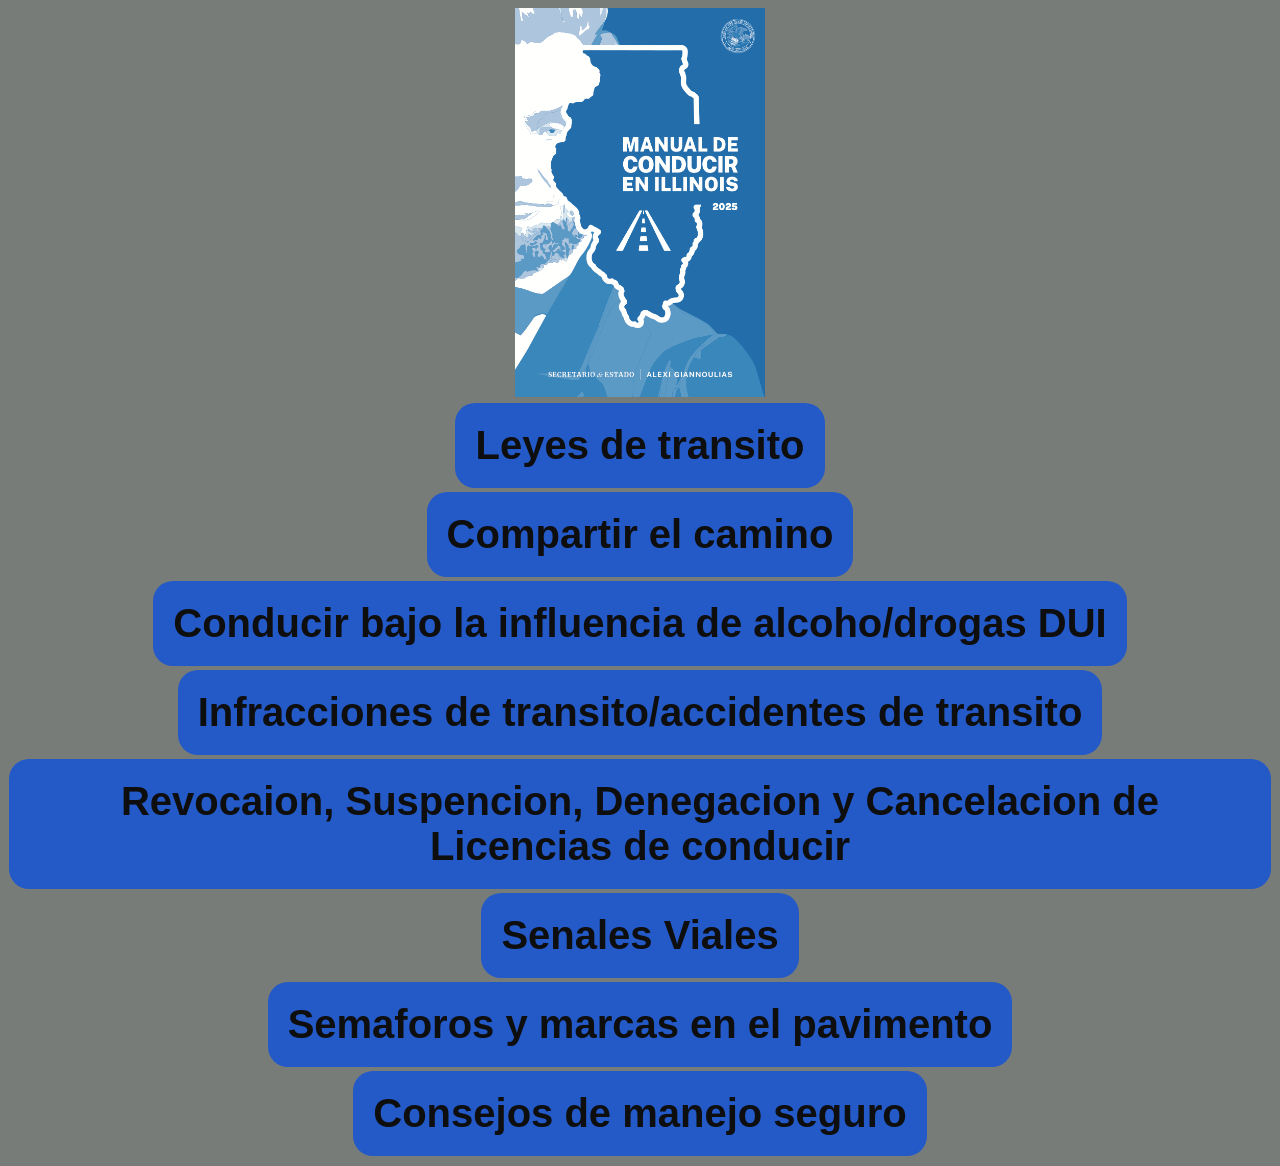
<file: index.html>
<!DOCTYPE html>
<html lang="en">
  

<header>
  <meta charset="utf-8">
  <meta name="viewport" content="width=device-width, initial-scale="1.0">
  <link rel="stylesheet" href="index.css">
</header>

<body>
  <a id="manual-link" href="https://www.ilsos.gov/content/dam/publications/pdf_publications/dsd_a113.pdf">
    <img src="manualcover.jpg" alt="Cover of the Illinois Rules of the road">
  </a>

   <a href="https://mvargas2599.github.io/Manual-de-conducir-2026/Leyes%20de%20transito.html">
  <button>Leyes de transito</button> 
  </a>

  <a href="https://mvargas2599.github.io/Manual-de-conducir-2026/Compartir%20el%20camino.html">
  <button>Compartir el camino</button>
  </a>

  <a href="https://mvargas2599.github.io/Manual-de-conducir-2026/Conducir%20bajo%20la%20influencia.html">
    <button>Conducir bajo la influencia de alcoho/drogas DUI</button>
  </a>

  <a href="https://mvargas2599.github.io/Manual-de-conducir-2026/Accidentes%20de%20transito.html">
    <button>Infracciones de transito/accidentes de transito</button>
  </a>

  <a href="https://mvargasjusto2599.com/Capitulo%208.html">
    <button>Revocaion, Suspencion, Denegacion y Cancelacion de Licencias de conducir</button>
  </a>

  <a href="">
    <button>Senales Viales</button>
  </a>

  <a href="">
    <button>Semaforos y marcas en el pavimento</button>
  </a>

  <a href="">
    <button>Consejos de manejo seguro</button>
  </a>


</body>
</html>
</file>
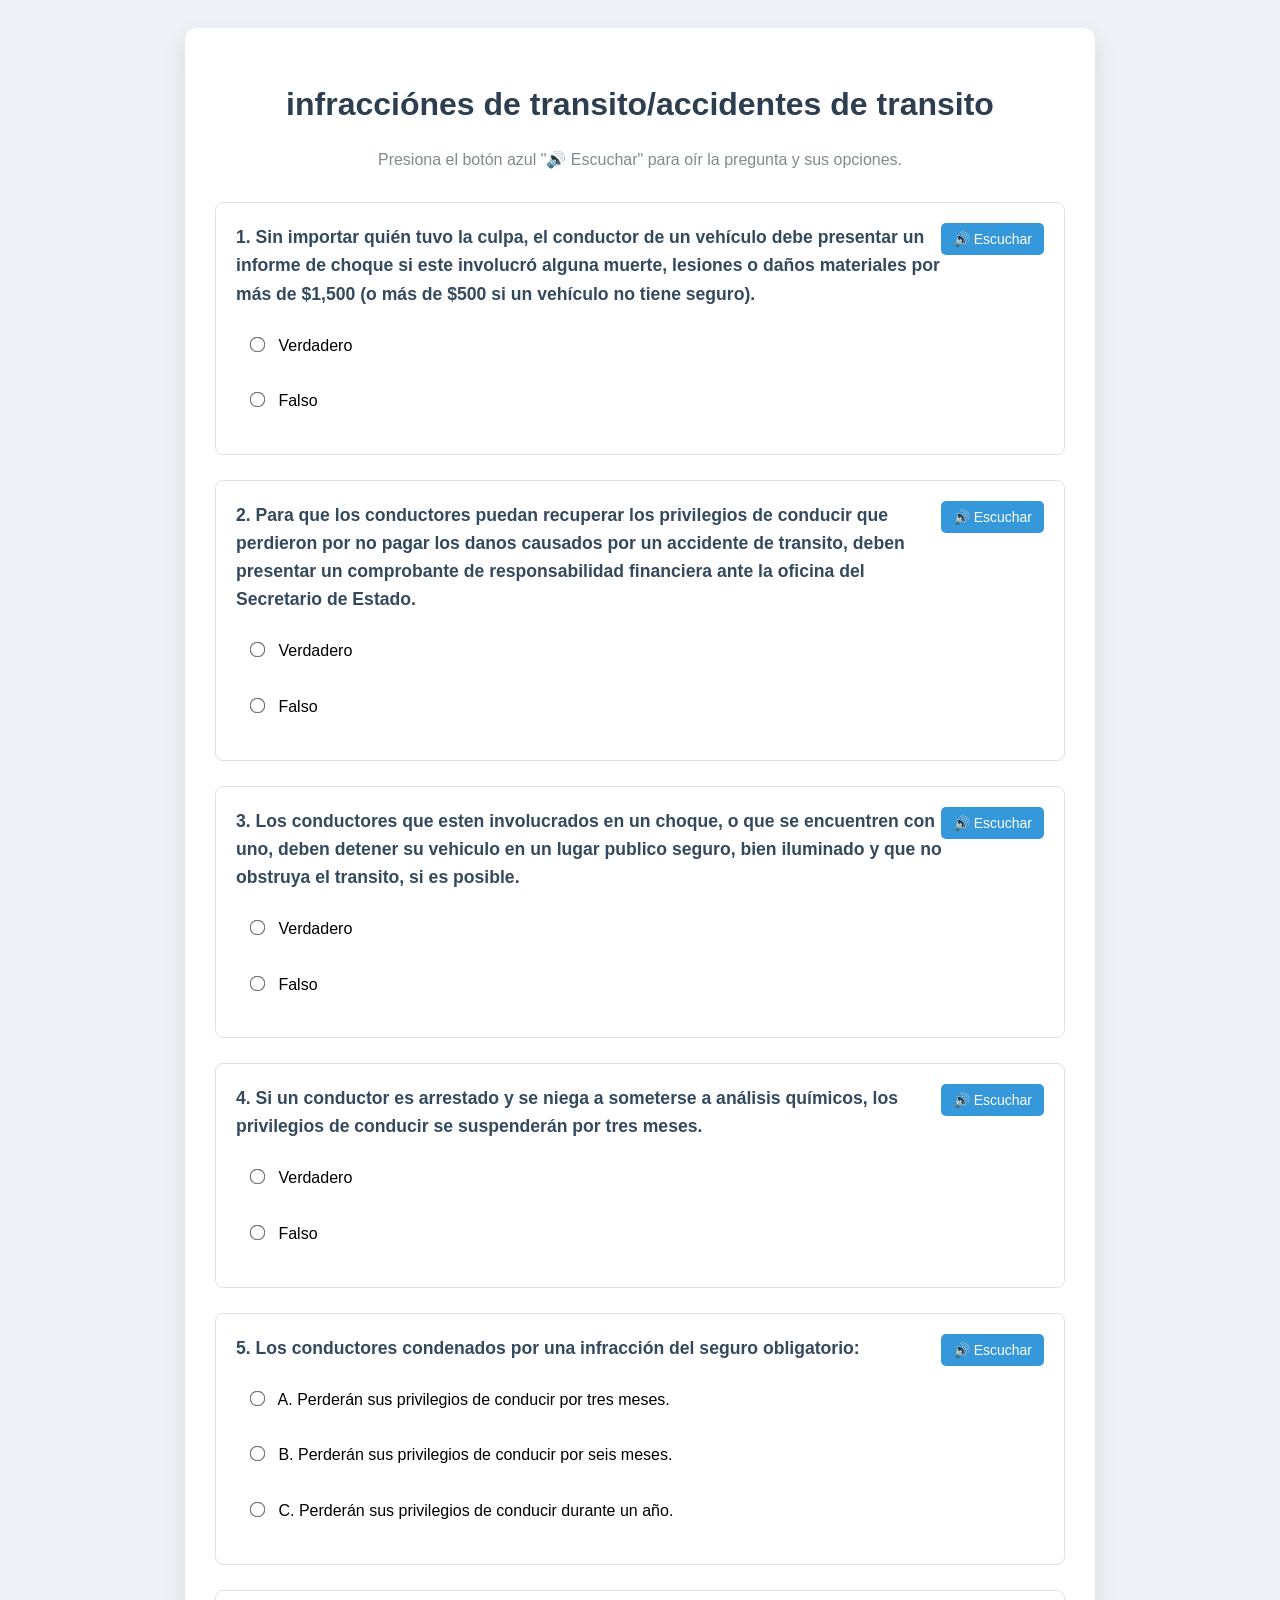
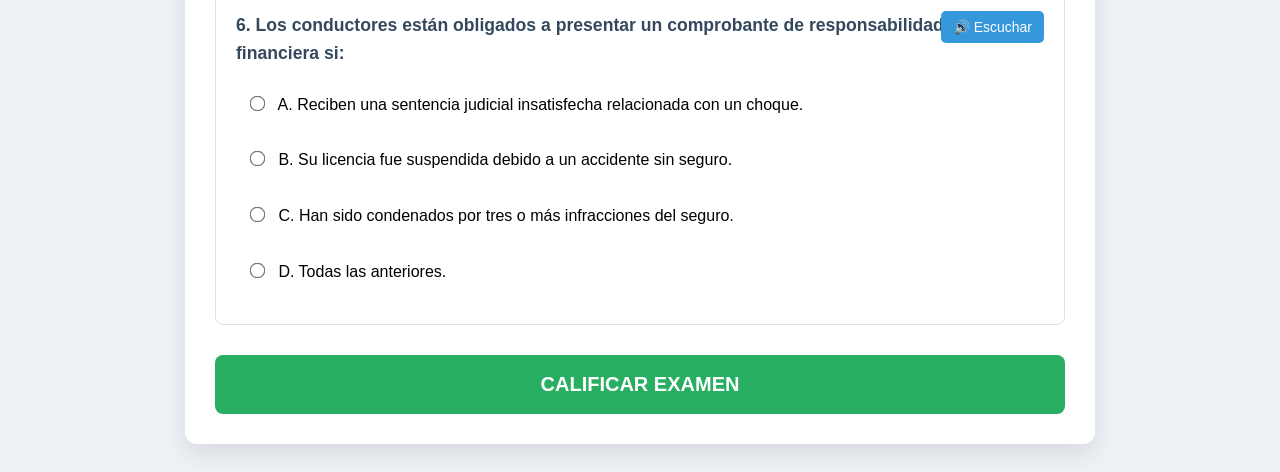
<file: Accidentes de transito.html>
<!DOCTYPE html>
<html lang="es">
<head>
    <meta charset="UTF-8">
    <title>Manual de conducir 2026</title>
    <style>
        body { font-family: 'Segoe UI', Tahoma, Geneva, Verdana, sans-serif; background-color: #eef2f7; padding: 20px; line-height: 1.6; }
        .container { max-width: 850px; margin: auto; background: white; padding: 30px; border-radius: 12px; box-shadow: 0 10px 25px rgba(0,0,0,0.1); }
        h1 { text-align: center; color: #2c3e50; margin-bottom: 5px; }
        .instrucciones { text-align: center; color: #7f8c8d; margin-bottom: 30px; }
        .pregunta-bloque { margin-bottom: 25px; padding: 20px; border-radius: 8px; border: 1px solid #dee2e6; background: #fff; position: relative; }
        .pregunta-texto { font-weight: bold; font-size: 1.1em; display: block; margin-bottom: 15px; color: #34495e; padding-right: 100px; }
        .btn-audio { position: absolute; top: 20px; right: 20px; background: #3498db; color: white; border: none; padding: 8px 12px; border-radius: 5px; cursor: pointer; font-size: 14px; }
        .btn-audio:hover { background: #2980b9; }
        .opciones label { display: block; margin-bottom: 10px; cursor: pointer; padding: 10px; border-radius: 5px; transition: background 0.2s; }
        .opciones label:hover { background: #f8f9fa; }
        .opciones input { margin-right: 10px; transform: scale(1.2); }
        .btn-calificar { display: block; width: 100%; padding: 18px; background-color: #27ae60; color: white; border: none; border-radius: 8px; font-size: 20px; font-weight: bold; cursor: pointer; margin-top: 30px; transition: 0.3s; }
        .btn-calificar:hover { background-color: #219150; box-shadow: 0 5px 15px rgba(39,174,96,0.3); }
        #resultado { margin-top: 25px; padding: 20px; border-radius: 8px; display: none; text-align: center; font-size: 24px; font-weight: bold; background: #34495e; color: white; }
        .feedback { margin-top: 10px; padding: 8px; border-radius: 4px; font-weight: bold; }
        .correcta { color: #27ae60; background: #e8f5e9; }
        .incorrecta { color: #e74c3c; background: #ffebee; }
    </style>
</head>
<body>

<div class="container">
    <h1>infracciónes de transito/accidentes de transito</h1>
    <p class="instrucciones">Presiona el botón azul "🔊 Escuchar" para oír la pregunta y sus opciones.</p>
    
    <form id="examenForm">
        <div id="preguntas-contenedor"></div>
        <button type="button" class="btn-calificar" onclick="calificar()">CALIFICAR EXAMEN</button>
    </form>
    
    <div id="resultado"></div>
</div>

<script>
const bancoPreguntas = [
    { q: "1. Sin importar quién tuvo la culpa, el conductor de un vehículo debe presentar un informe de choque si este involucró alguna muerte, lesiones o daños materiales por más de $1,500 (o más de $500 si un vehículo no tiene seguro).", options: ["Verdadero", "Falso"], a: 0 },
    { q: "2. Para que los conductores puedan recuperar los privilegios de conducir que perdieron por no pagar los danos causados por un accidente de transito, deben presentar un comprobante de responsabilidad financiera ante la oficina del Secretario de Estado.", options: ["Verdadero", "Falso"], a: 0},
    { q: "3. Los conductores que esten involucrados en un choque, o que se encuentren con uno, deben detener su vehiculo en un lugar publico seguro, bien iluminado y que no obstruya el transito, si es posible.", options: ["Verdadero", "Falso"], a: 0 },
    { q: "4. Si un conductor es arrestado y se niega a someterse a análisis químicos, los privilegios de conducir se suspenderán por tres meses.", options: ["Verdadero", "Falso"], a: 0 },
    { q: "5. Los conductores condenados por una infracción del seguro obligatorio:", options:["A. Perderán sus privilegios de conducir por tres meses.", "B. Perderán sus privilegios de conducir por seis meses.", "C. Perderán sus privilegios de conducir durante un año."], a: 0 },
    { q: "6. Los conductores están obligados a presentar un comprobante de responsabilidad financiera si:", options:["A. Reciben una sentencia judicial insatisfecha relacionada con un choque.", "B. Su licencia fue suspendida debido a un accidente sin seguro.", "C. Han sido condenados por tres o más infracciones del seguro.", "D. Todas las anteriores."], a: 3},
]

const contenedor = document.getElementById('preguntas-contenedor');

bancoPreguntas.forEach((p, i) => {
    let opcionesTexto = p.options.join(". ");
    let textoCompleto = `${p.q} Opciones: ${opcionesTexto}`;
    
    let html = `
    <div class="pregunta-bloque">
        <button type="button" class="btn-audio" onclick="leer('${textoCompleto.replace(/'/g, "")}')">🔊 Escuchar</button>
        <span class="pregunta-texto">${p.q}</span>
        <div class="opciones">`;
    
    p.options.forEach((opt, index) => {
        html += `<label><input type="radio" name="p${i}" value="${index}"> ${opt}</label>`;
    });
    
    html += `</div><div id="res-p${i}" class="feedback" style="display:none;"></div></div>`;
    contenedor.innerHTML += html;
});

function leer(texto) {
    window.speechSynthesis.cancel(); // Detiene cualquier audio previo
    const lectura = new SpeechSynthesisUtterance(texto);
    lectura.lang = 'es-US';
    lectura.rate = 0.9; // Velocidad un poco más lenta para claridad
    window.speechSynthesis.speak(lectura);
}

function calificar() {
    let score = 0;
    bancoPreguntas.forEach((p, i) => {
        const seleccion = document.querySelector(`input[name="p${i}"]:checked`);
        const feedback = document.getElementById(`res-p${i}`);
        feedback.style.display = "block";
        
        if (seleccion && parseInt(seleccion.value) === p.a) {
            score++;
            feedback.innerHTML = "✓ Correcta";
            feedback.className = "feedback correcta";
        } else {
            feedback.innerHTML = "✗ Incorrecta. La respuesta correcta era: " + p.options[p.a];
            feedback.className = "feedback incorrecta";
        }
    });
    
    const resultDiv = document.getElementById('resultado');
    resultDiv.style.display = "block";
    resultDiv.innerHTML = "Puntaje final: " + score + " / " + bancoPreguntas.length;
    window.scrollTo(0, 0);
}
</script>
</body>
</html>
</file>
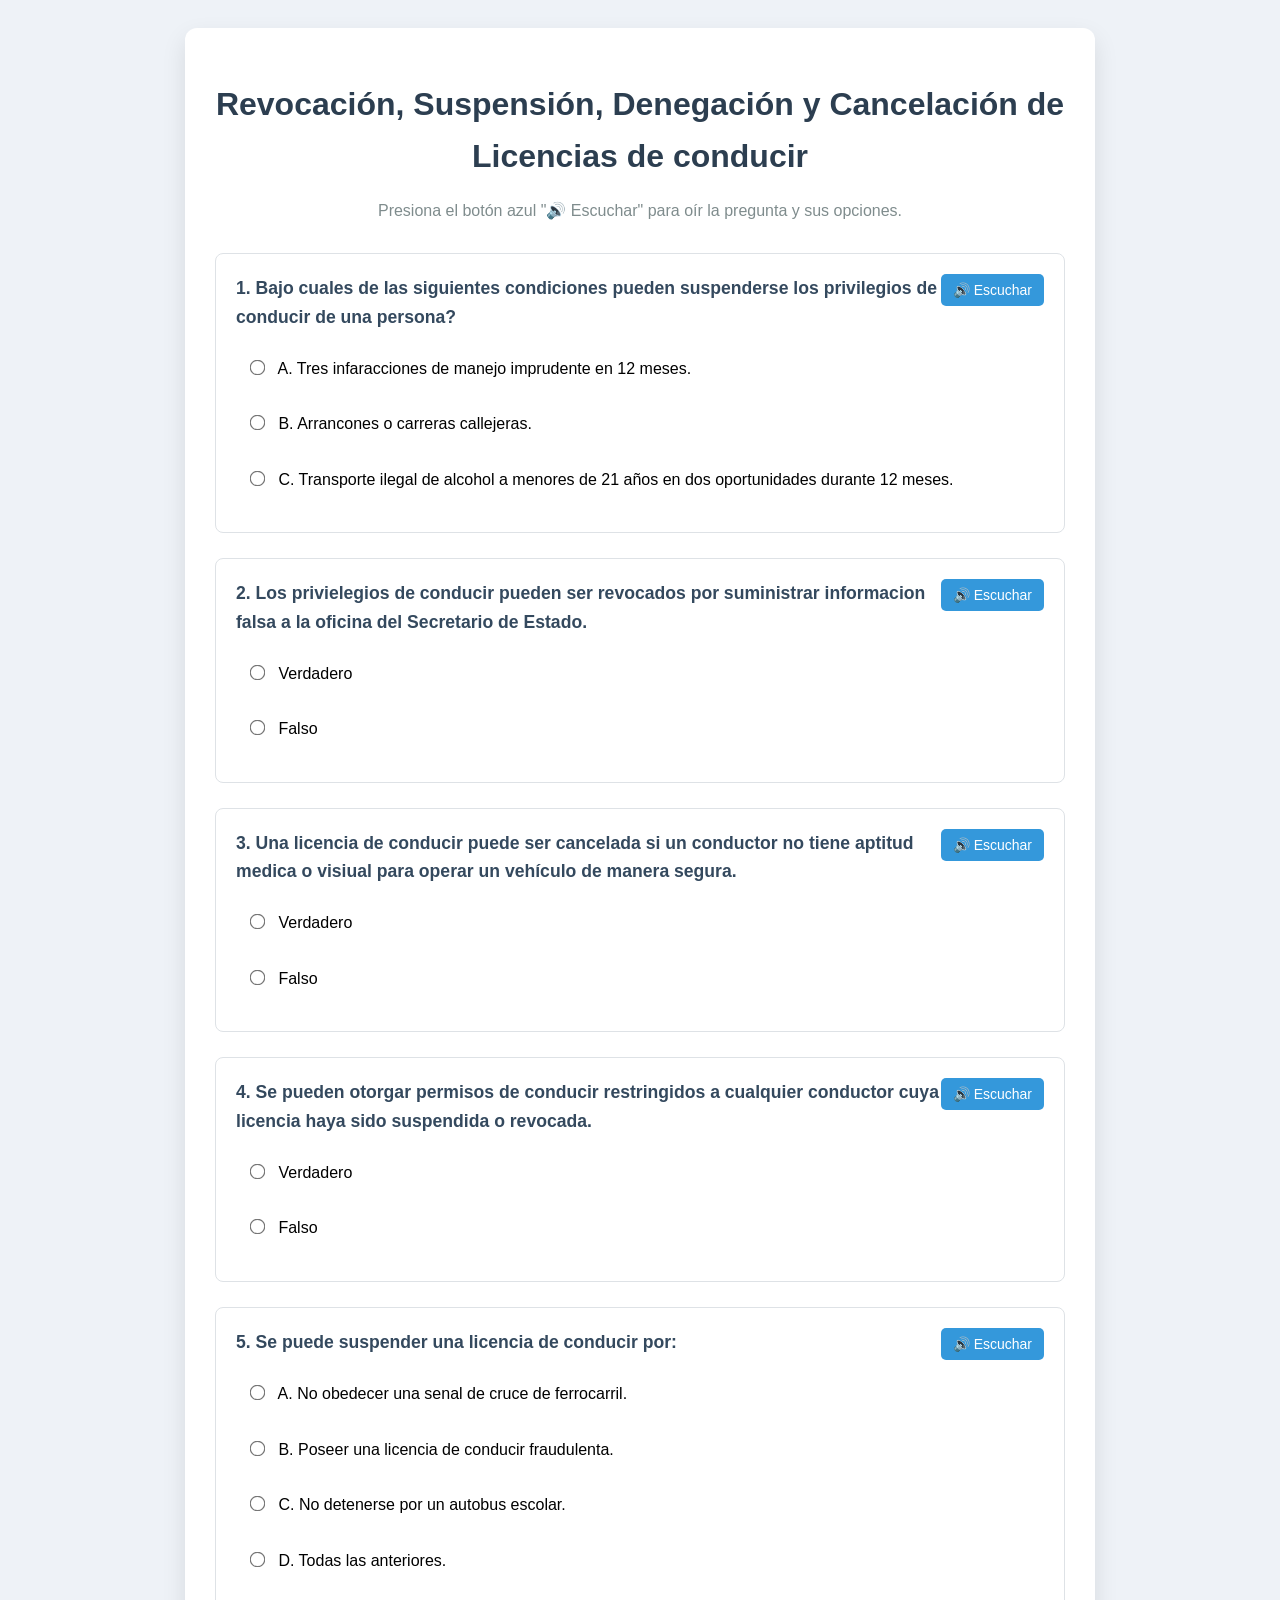
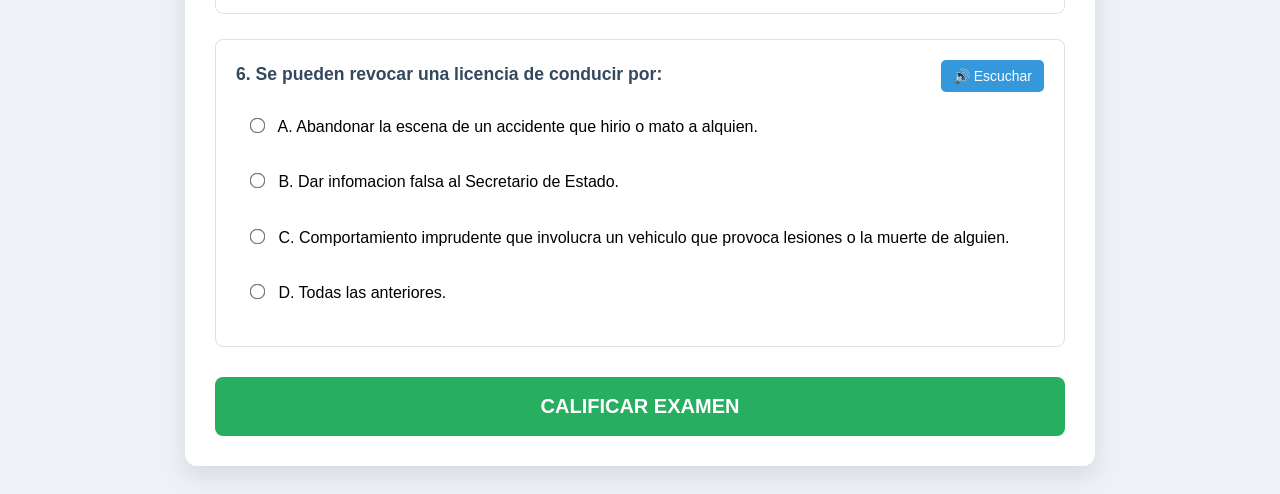
<file: Capitulo 8.html>
<!DOCTYPE html>
<html lang="en">
<head>
  <meta charset="UTF-8">
  <link rel="stylesheet" href="style.css">
  <title>Capitulo 8</title>
</head>
<body>

  <div class="container">
    <h1>Revocación, Suspensión, Denegación y Cancelación de Licencias de conducir</h1>
    <p class="instrucciones">Presiona el botón azul "🔊 Escuchar" para oír la pregunta y sus opciones.</p>
    
    <form id="examenForm"> 
        <div id="preguntas-contenedor"></div>
        <button type="button" class="btn-calificar" onclick="calificar()">CALIFICAR EXAMEN</button>
    </form>
    
    <div id="resultado"></div>
</div>

<script>
  const bancoPreguntas = [
    {q: "1. Bajo cuales de las siguientes condiciones pueden suspenderse los privilegios de conducir de una persona?", options: ["A. Tres infaracciones de manejo imprudente en 12 meses.", "B. Arrancones o carreras callejeras.", "C. Transporte ilegal de alcohol a menores de 21 años en dos oportunidades durante 12 meses."], a: 2},
    {q: "2. Los privielegios de conducir pueden ser revocados por suministrar informacion falsa a la oficina del Secretario de Estado.", options: ["Verdadero", "Falso"], a: 0},
    {q: "3. Una licencia de conducir puede ser cancelada si un conductor no tiene aptitud medica o visiual para operar un vehículo de manera segura.", options: ["Verdadero", "Falso"], a: 0},
    {q: "4. Se pueden otorgar permisos de conducir restringidos a cualquier conductor cuya licencia haya sido suspendida o revocada.", options: ["Verdadero", "Falso"], a: 1},
    {q: "5. Se puede suspender una licencia de conducir por:", options: ["A. No obedecer una senal de cruce de ferrocarril.", "B. Poseer una licencia de conducir fraudulenta.", "C. No detenerse por un autobus escolar.", "D. Todas las anteriores."], a: 3},
    {q: "6. Se pueden revocar una licencia de conducir por:", options: ["A. Abandonar la escena de un accidente que hirio o mato a alquien.", "B. Dar infomacion falsa al Secretario de Estado.", "C. Comportamiento imprudente que involucra un vehiculo que provoca lesiones o la muerte de alguien.", "D. Todas las anteriores."], a: 3},
  ]

  const contenedor = document.getElementById('preguntas-contenedor');

bancoPreguntas.forEach((p, i) => {
    let opcionesTexto = p.options.join(". ");
    let textoCompleto = `${p.q} Opciones: ${opcionesTexto}`;
    
    let html = `
    <div class="pregunta-bloque">
        <button type="button" class="btn-audio" onclick="leer('${textoCompleto.replace(/'/g, "")}')">🔊 Escuchar</button>
        <span class="pregunta-texto">${p.q}</span>
        <div class="opciones">`;
    
    p.options.forEach((opt, index) => {
        html += `<label><input type="radio" name="p${i}" value="${index}"> ${opt}</label>`;
    });
    
    html += `</div><div id="res-p${i}" class="feedback" style="display:none;"></div></div>`;
    contenedor.innerHTML += html;
});

function leer(texto) {
    window.speechSynthesis.cancel(); // Detiene cualquier audio previo
    const lectura = new SpeechSynthesisUtterance(texto);
    lectura.lang = 'es-US';
    lectura.rate = 0.9; // Velocidad un poco más lenta para claridad
    window.speechSynthesis.speak(lectura);
}

function calificar() {
    let score = 0;
    bancoPreguntas.forEach((p, i) => {
        const seleccion = document.querySelector(`input[name="p${i}"]:checked`);
        const feedback = document.getElementById(`res-p${i}`);
        feedback.style.display = "block";
        
        if (seleccion && parseInt(seleccion.value) === p.a) {
            score++;
            feedback.innerHTML = "✓ Correcta";
            feedback.className = "feedback correcta";
        } else {
            feedback.innerHTML = "✗ Incorrecta. La respuesta correcta era: " + p.options[p.a];
            feedback.className = "feedback incorrecta";
        }
    });
    
    const resultDiv = document.getElementById('resultado');
    resultDiv.style.display = "block";
    resultDiv.innerHTML = "Puntaje final: " + score + " / " + bancoPreguntas.length;
    window.scrollTo(0, 0);
}
</script>

</body>
</html>
</file>
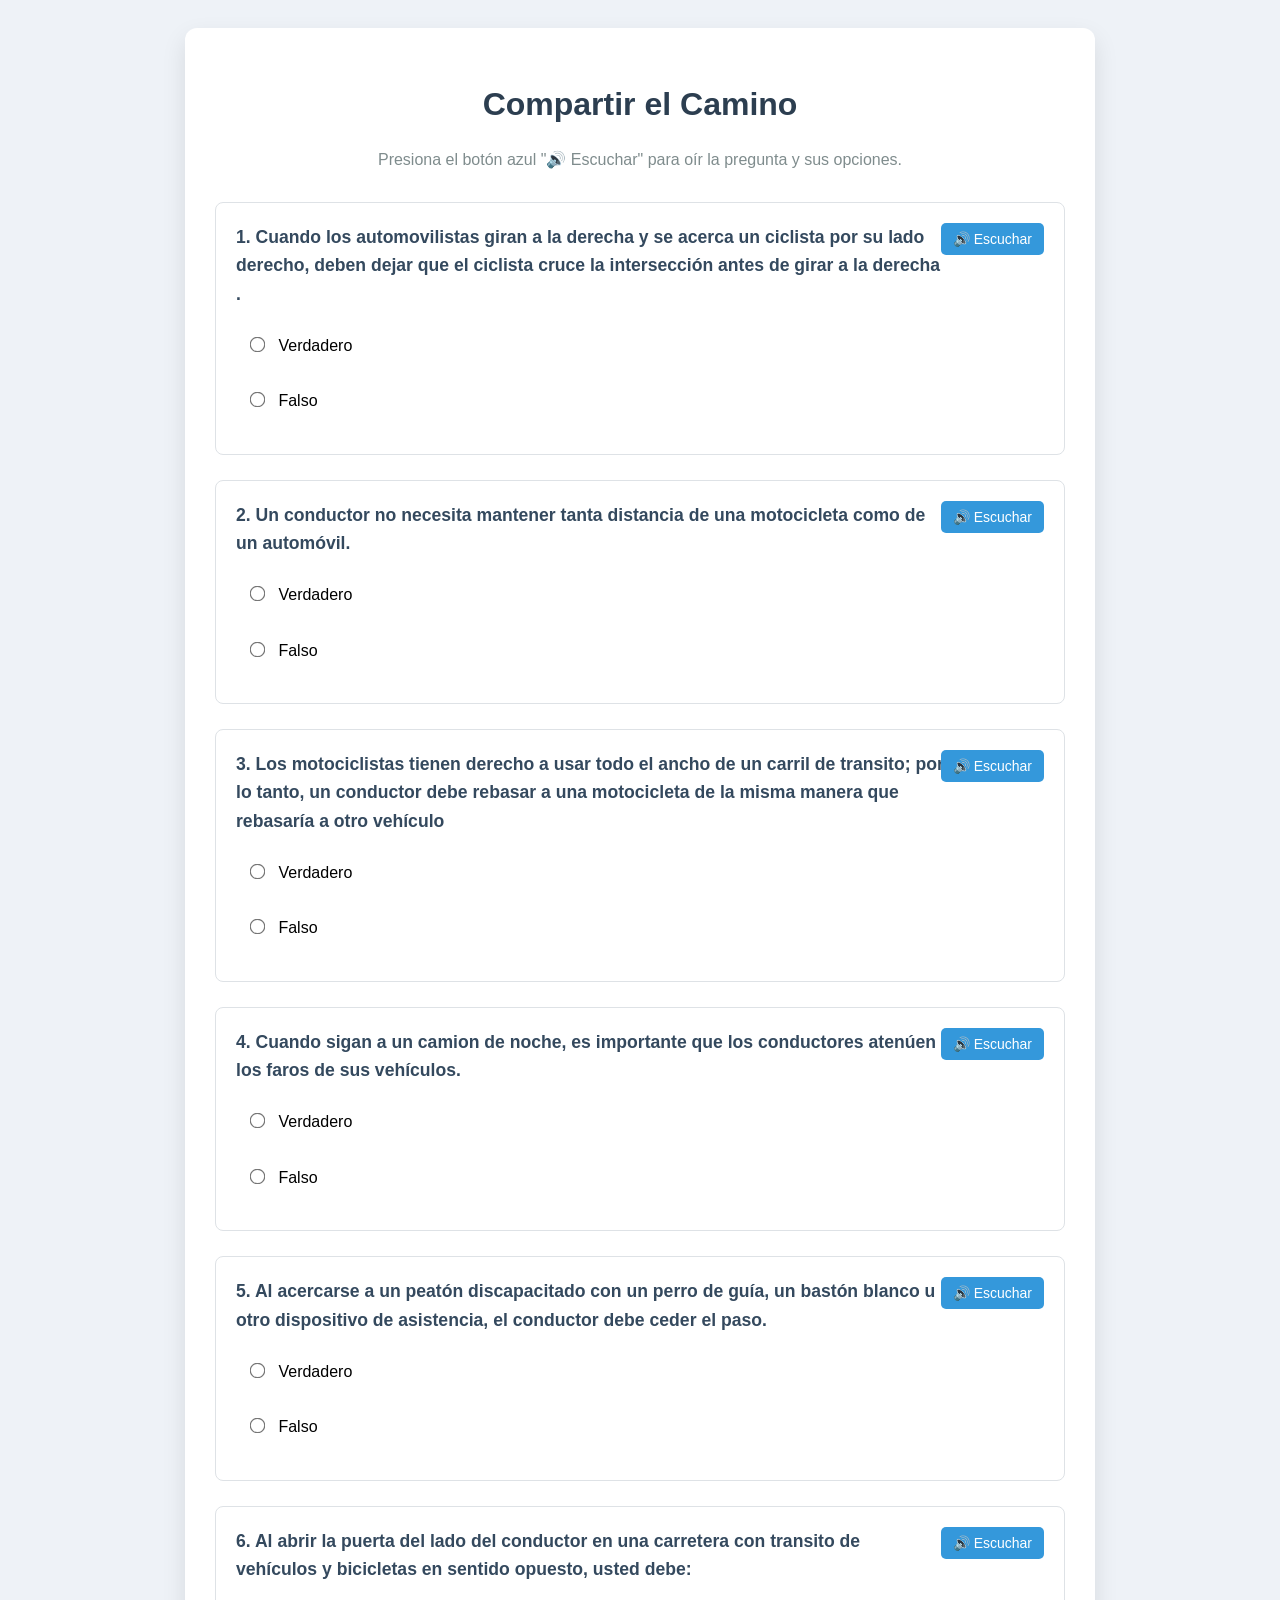
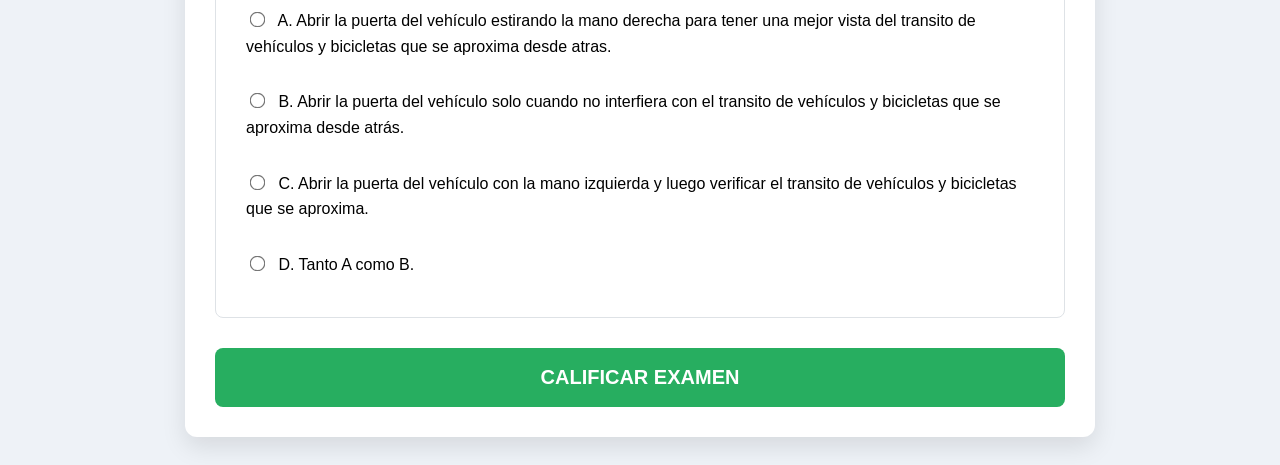
<file: Compartir el camino.html>
<!DOCTYPE html>
<html lang="es">
<head>
    <meta charset="UTF-8">
    <title>Manual de conducir 2026</title>
    <style>
        body { font-family: 'Segoe UI', Tahoma, Geneva, Verdana, sans-serif; background-color: #eef2f7; padding: 20px; line-height: 1.6; }
        .container { max-width: 850px; margin: auto; background: white; padding: 30px; border-radius: 12px; box-shadow: 0 10px 25px rgba(0,0,0,0.1); }
        h1 { text-align: center; color: #2c3e50; margin-bottom: 5px; }
        .instrucciones { text-align: center; color: #7f8c8d; margin-bottom: 30px; }
        .pregunta-bloque { margin-bottom: 25px; padding: 20px; border-radius: 8px; border: 1px solid #dee2e6; background: #fff; position: relative; }
        .pregunta-texto { font-weight: bold; font-size: 1.1em; display: block; margin-bottom: 15px; color: #34495e; padding-right: 100px; }
        .btn-audio { position: absolute; top: 20px; right: 20px; background: #3498db; color: white; border: none; padding: 8px 12px; border-radius: 5px; cursor: pointer; font-size: 14px; }
        .btn-audio:hover { background: #2980b9; }
        .opciones label { display: block; margin-bottom: 10px; cursor: pointer; padding: 10px; border-radius: 5px; transition: background 0.2s; }
        .opciones label:hover { background: #f8f9fa; }
        .opciones input { margin-right: 10px; transform: scale(1.2); }
        .btn-calificar { display: block; width: 100%; padding: 18px; background-color: #27ae60; color: white; border: none; border-radius: 8px; font-size: 20px; font-weight: bold; cursor: pointer; margin-top: 30px; transition: 0.3s; }
        .btn-calificar:hover { background-color: #219150; box-shadow: 0 5px 15px rgba(39,174,96,0.3); }
        #resultado { margin-top: 25px; padding: 20px; border-radius: 8px; display: none; text-align: center; font-size: 24px; font-weight: bold; background: #34495e; color: white; }
        .feedback { margin-top: 10px; padding: 8px; border-radius: 4px; font-weight: bold; }
        .correcta { color: #27ae60; background: #e8f5e9; }
        .incorrecta { color: #e74c3c; background: #ffebee; }
    </style>
</head>
<body>

<div class="container">
    <h1>Compartir el Camino</h1>
    <p class="instrucciones">Presiona el botón azul "🔊 Escuchar" para oír la pregunta y sus opciones.</p>
    
    <form id="examenForm">
        <div id="preguntas-contenedor"></div>
        <button type="button" class="btn-calificar" onclick="calificar()">CALIFICAR EXAMEN</button>
    </form>
    
    <div id="resultado"></div>
</div>

<script>
const bancoPreguntas = [
    { q: "1. Cuando los automovilistas giran a la derecha y se acerca un ciclista por su lado derecho, deben dejar que el ciclista cruce la intersección antes de girar a la derecha .", options: ["Verdadero", "Falso"], a: 0 },
    { q: "2. Un conductor no necesita mantener tanta distancia de una motocicleta como de un automóvil.", options: ["Verdadero", "Falso"], a: 1 },
    { q: "3. Los motociclistas tienen derecho a usar todo el ancho de un carril de transito; por lo tanto, un conductor debe rebasar a una motocicleta de la misma manera que rebasaría a otro vehículo", options: ["Verdadero", "Falso"], a: 0 },
    { q: "4. Cuando sigan a un camion de noche, es importante que los conductores atenúen los faros de sus vehículos.", options: ["Verdadero", "Falso"], a: 0 },
    { q: "5. Al acercarse a un peatón discapacitado con un perro de guía, un bastón blanco u otro dispositivo de asistencia, el conductor debe ceder el paso.", options: ["Verdadero", "Falso"], a: 0 },
    { q: "6. Al abrir la puerta del lado del conductor en una carretera con transito de vehículos y bicicletas en sentido opuesto, usted debe:", options: ["A. Abrir la puerta del vehículo estirando la mano derecha para tener una mejor vista del transito de vehículos y bicicletas que se aproxima desde atras.", "B. Abrir la puerta del vehículo solo cuando no interfiera con el transito de vehículos y bicicletas que se aproxima desde atrás.", "C. Abrir la puerta del vehículo con la mano izquierda y luego verificar el transito de vehículos y bicicletas que se aproxima.", "D. Tanto A como B."], a: 3 },
];

const contenedor = document.getElementById('preguntas-contenedor');

bancoPreguntas.forEach((p, i) => {
    let opcionesTexto = p.options.join(". ");
    let textoCompleto = `${p.q} Opciones: ${opcionesTexto}`;
    
    let html = `
    <div class="pregunta-bloque">
        <button type="button" class="btn-audio" onclick="leer('${textoCompleto.replace(/'/g, "")}')">🔊 Escuchar</button>
        <span class="pregunta-texto">${p.q}</span>
        <div class="opciones">`;
    
    p.options.forEach((opt, index) => {
        html += `<label><input type="radio" name="p${i}" value="${index}"> ${opt}</label>`;
    });
    
    html += `</div><div id="res-p${i}" class="feedback" style="display:none;"></div></div>`;
    contenedor.innerHTML += html;
});

function leer(texto) {
    window.speechSynthesis.cancel(); // Detiene cualquier audio previo
    const lectura = new SpeechSynthesisUtterance(texto);
    lectura.lang = 'es-US';
    lectura.rate = 0.9; // Velocidad un poco más lenta para claridad
    window.speechSynthesis.speak(lectura);
}

function calificar() {
    let score = 0;
    bancoPreguntas.forEach((p, i) => {
        const seleccion = document.querySelector(`input[name="p${i}"]:checked`);
        const feedback = document.getElementById(`res-p${i}`);
        feedback.style.display = "block";
        
        if (seleccion && parseInt(seleccion.value) === p.a) {
            score++;
            feedback.innerHTML = "✓ Correcta";
            feedback.className = "feedback correcta";
        } else {
            feedback.innerHTML = "✗ Incorrecta. La respuesta correcta era: " + p.options[p.a];
            feedback.className = "feedback incorrecta";
        }
    });
    
    const resultDiv = document.getElementById('resultado');
    resultDiv.style.display = "block";
    resultDiv.innerHTML = "Puntaje final: " + score + " / " + bancoPreguntas.length;
    window.scrollTo(0, 0);
}
</script>
</body>
</html>
</file>
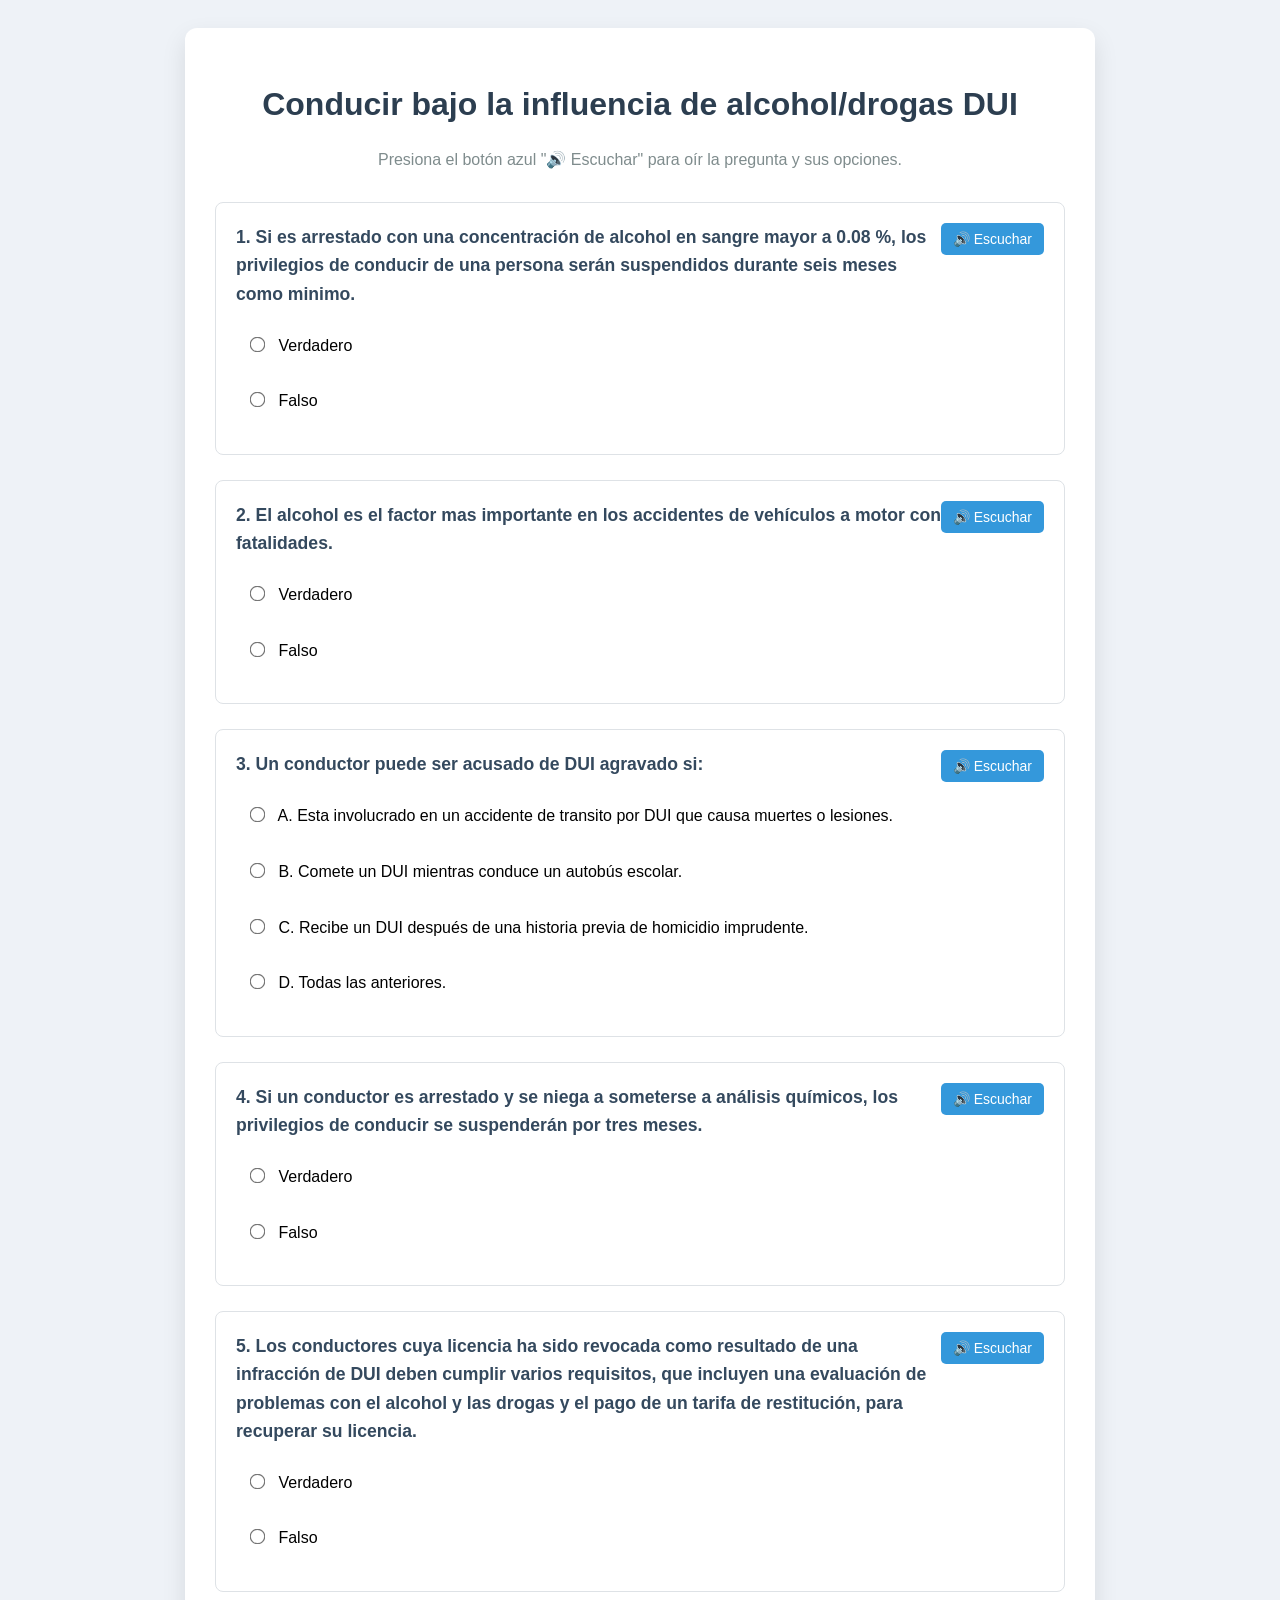
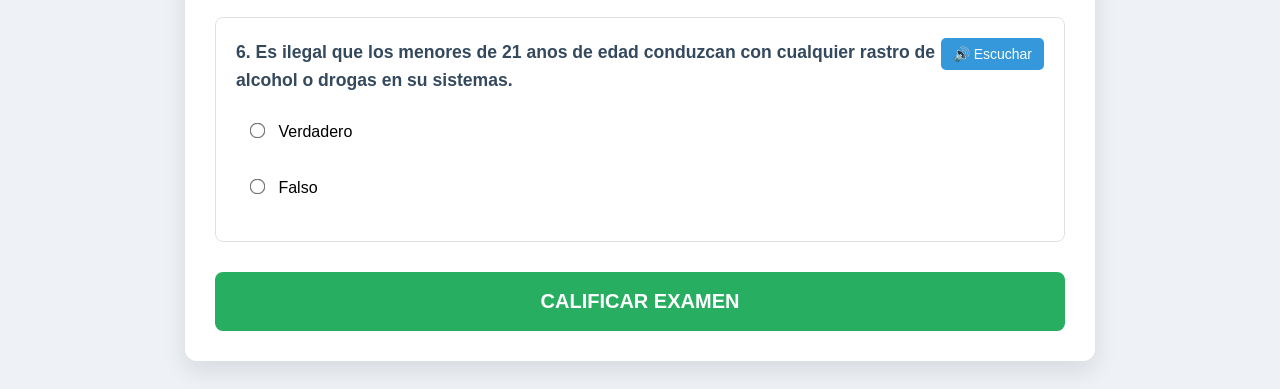
<file: Conducir bajo la influencia.html>
<!DOCTYPE html>
<html lang="es">
<head>
    <meta charset="UTF-8">
    <title>Manual de conducir 2026</title>
    <style>
        body { font-family: 'Segoe UI', Tahoma, Geneva, Verdana, sans-serif; background-color: #eef2f7; padding: 20px; line-height: 1.6; }
        .container { max-width: 850px; margin: auto; background: white; padding: 30px; border-radius: 12px; box-shadow: 0 10px 25px rgba(0,0,0,0.1); }
        h1 { text-align: center; color: #2c3e50; margin-bottom: 5px; }
        .instrucciones { text-align: center; color: #7f8c8d; margin-bottom: 30px; }
        .pregunta-bloque { margin-bottom: 25px; padding: 20px; border-radius: 8px; border: 1px solid #dee2e6; background: #fff; position: relative; }
        .pregunta-texto { font-weight: bold; font-size: 1.1em; display: block; margin-bottom: 15px; color: #34495e; padding-right: 100px; }
        .btn-audio { position: absolute; top: 20px; right: 20px; background: #3498db; color: white; border: none; padding: 8px 12px; border-radius: 5px; cursor: pointer; font-size: 14px; }
        .btn-audio:hover { background: #2980b9; }
        .opciones label { display: block; margin-bottom: 10px; cursor: pointer; padding: 10px; border-radius: 5px; transition: background 0.2s; }
        .opciones label:hover { background: #f8f9fa; }
        .opciones input { margin-right: 10px; transform: scale(1.2); }
        .btn-calificar { display: block; width: 100%; padding: 18px; background-color: #27ae60; color: white; border: none; border-radius: 8px; font-size: 20px; font-weight: bold; cursor: pointer; margin-top: 30px; transition: 0.3s; }
        .btn-calificar:hover { background-color: #219150; box-shadow: 0 5px 15px rgba(39,174,96,0.3); }
        #resultado { margin-top: 25px; padding: 20px; border-radius: 8px; display: none; text-align: center; font-size: 24px; font-weight: bold; background: #34495e; color: white; }
        .feedback { margin-top: 10px; padding: 8px; border-radius: 4px; font-weight: bold; }
        .correcta { color: #27ae60; background: #e8f5e9; }
        .incorrecta { color: #e74c3c; background: #ffebee; }
    </style>
</head>
<body>

<div class="container">
    <h1>Conducir bajo la influencia de alcohol/drogas DUI</h1>
    <p class="instrucciones">Presiona el botón azul "🔊 Escuchar" para oír la pregunta y sus opciones.</p>
    
    <form id="examenForm">
        <div id="preguntas-contenedor"></div>
        <button type="button" class="btn-calificar" onclick="calificar()">CALIFICAR EXAMEN</button>
    </form>
    
    <div id="resultado"></div>
</div>

<script>
const bancoPreguntas = [
    { q: "1. Si es arrestado con una concentración de alcohol en sangre mayor a 0.08 %, los privilegios de conducir de una persona serán suspendidos durante seis meses como minimo.", options: ["Verdadero", "Falso"], a: 0 },
    { q: "2. El alcohol es el factor mas importante en los accidentes de vehículos a motor con fatalidades.", options: ["Verdadero", "Falso"], a: 0 },
    { q: "3. Un conductor puede ser acusado de DUI agravado si:", options: ["A. Esta involucrado en un accidente de transito por DUI que causa muertes o lesiones.", "B. Comete un DUI mientras conduce un autobús escolar.", "C. Recibe un DUI después de una historia previa de homicidio imprudente.", "D. Todas las anteriores."], a: 3 },
    { q: "4. Si un conductor es arrestado y se niega a someterse a análisis químicos, los privilegios de conducir se suspenderán por tres meses.", options: ["Verdadero", "Falso"], a: 1 },
    { q: "5. Los conductores cuya licencia ha sido revocada como resultado de una infracción de DUI deben cumplir varios requisitos, que incluyen una evaluación de problemas con el alcohol y las drogas y el pago de un tarifa de restitución, para recuperar su licencia.", options: ["Verdadero", "Falso"], a: 0 },
    { q: "6. Es ilegal que los menores de 21 anos de edad conduzcan con cualquier rastro de alcohol o drogas en su sistemas.", options: ["Verdadero", "Falso"], a: 0},
];

const contenedor = document.getElementById('preguntas-contenedor');

bancoPreguntas.forEach((p, i) => {
    let opcionesTexto = p.options.join(". ");
    let textoCompleto = `${p.q} Opciones: ${opcionesTexto}`;
    
    let html = `
    <div class="pregunta-bloque">
        <button type="button" class="btn-audio" onclick="leer('${textoCompleto.replace(/'/g, "")}')">🔊 Escuchar</button>
        <span class="pregunta-texto">${p.q}</span>
        <div class="opciones">`;
    
    p.options.forEach((opt, index) => {
        html += `<label><input type="radio" name="p${i}" value="${index}"> ${opt}</label>`;
    });
    
    html += `</div><div id="res-p${i}" class="feedback" style="display:none;"></div></div>`;
    contenedor.innerHTML += html;
});

function leer(texto) {
    window.speechSynthesis.cancel(); // Detiene cualquier audio previo
    const lectura = new SpeechSynthesisUtterance(texto);
    lectura.lang = 'es-US';
    lectura.rate = 0.9; // Velocidad un poco más lenta para claridad
    window.speechSynthesis.speak(lectura);
}

function calificar() {
    let score = 0;
    bancoPreguntas.forEach((p, i) => {
        const seleccion = document.querySelector(`input[name="p${i}"]:checked`);
        const feedback = document.getElementById(`res-p${i}`);
        feedback.style.display = "block";
        
        if (seleccion && parseInt(seleccion.value) === p.a) {
            score++;
            feedback.innerHTML = "✓ Correcta";
            feedback.className = "feedback correcta";
        } else {
            feedback.innerHTML = "✗ Incorrecta. La respuesta correcta era: " + p.options[p.a];
            feedback.className = "feedback incorrecta";
        }
    });
    
    const resultDiv = document.getElementById('resultado');
    resultDiv.style.display = "block";
    resultDiv.innerHTML = "Puntaje final: " + score + " / " + bancoPreguntas.length;
    window.scrollTo(0, 0);
}
</script>
</body>
</html>
</file>
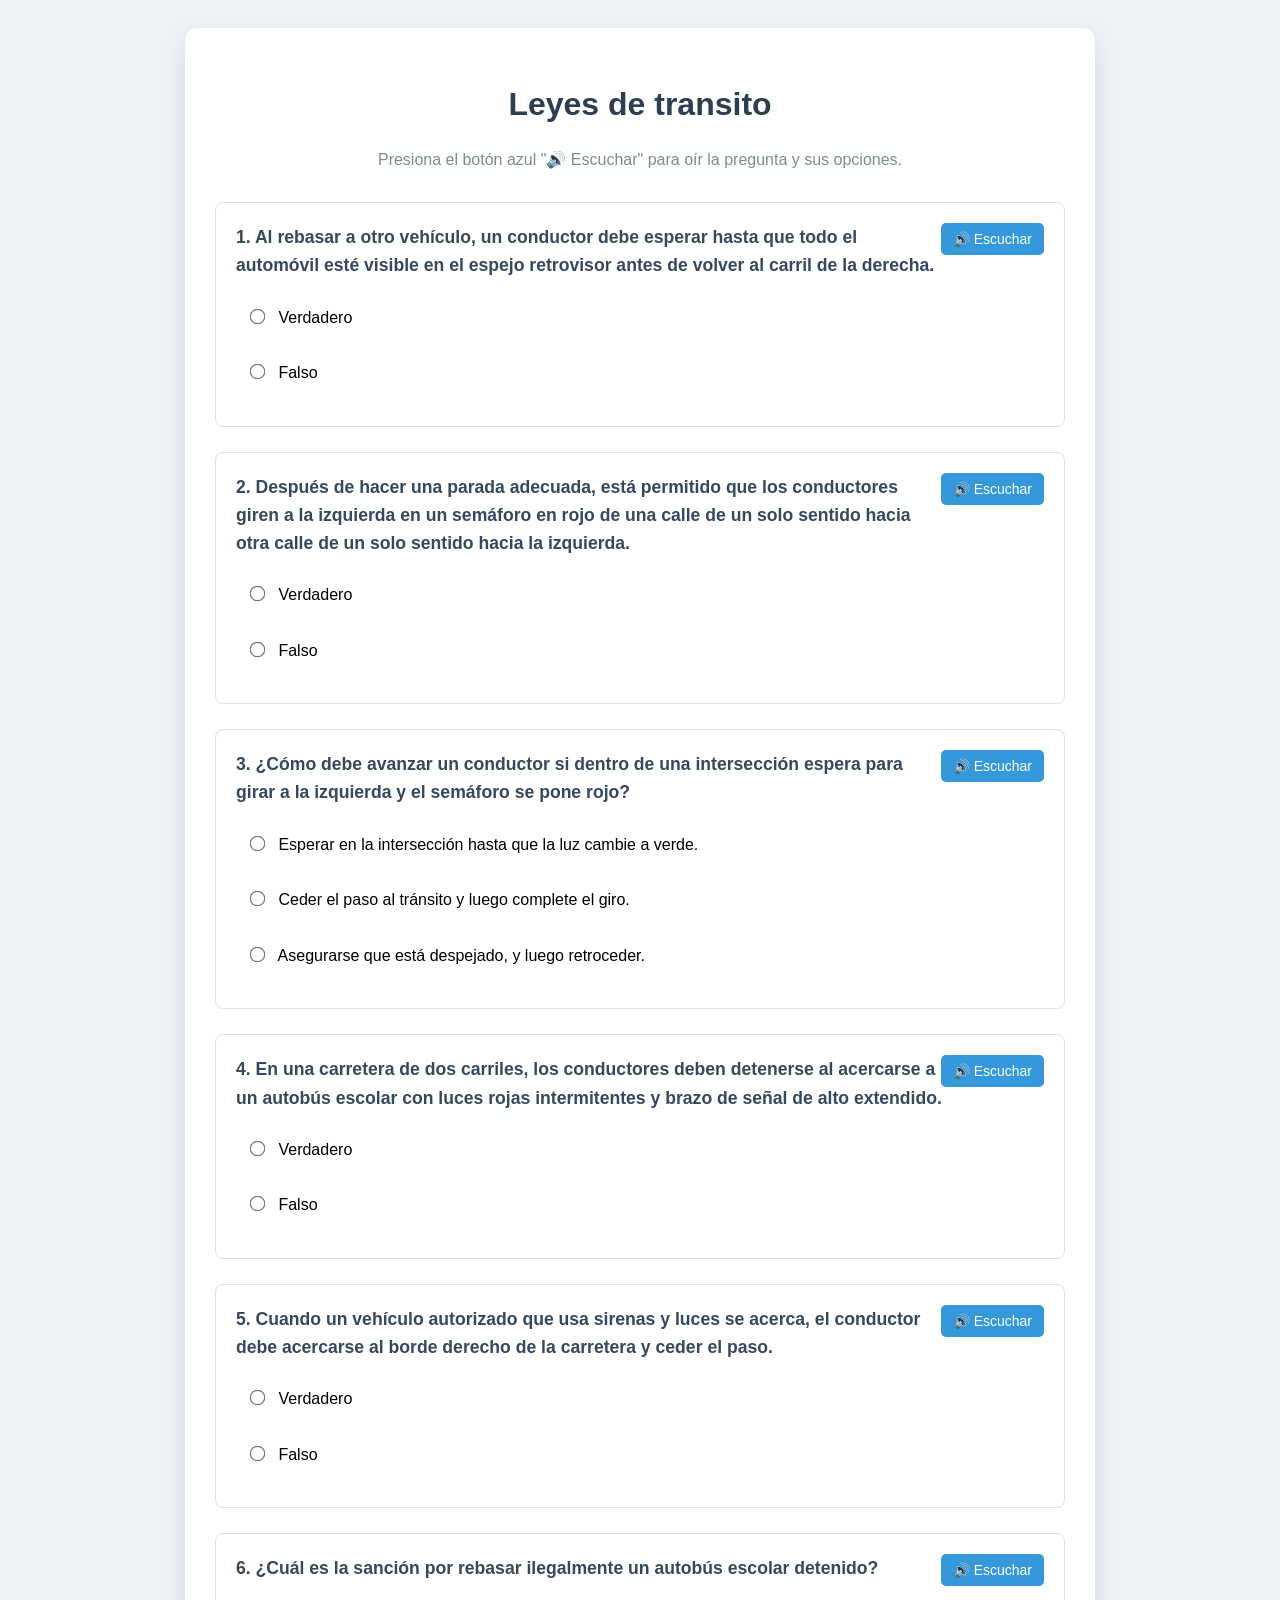
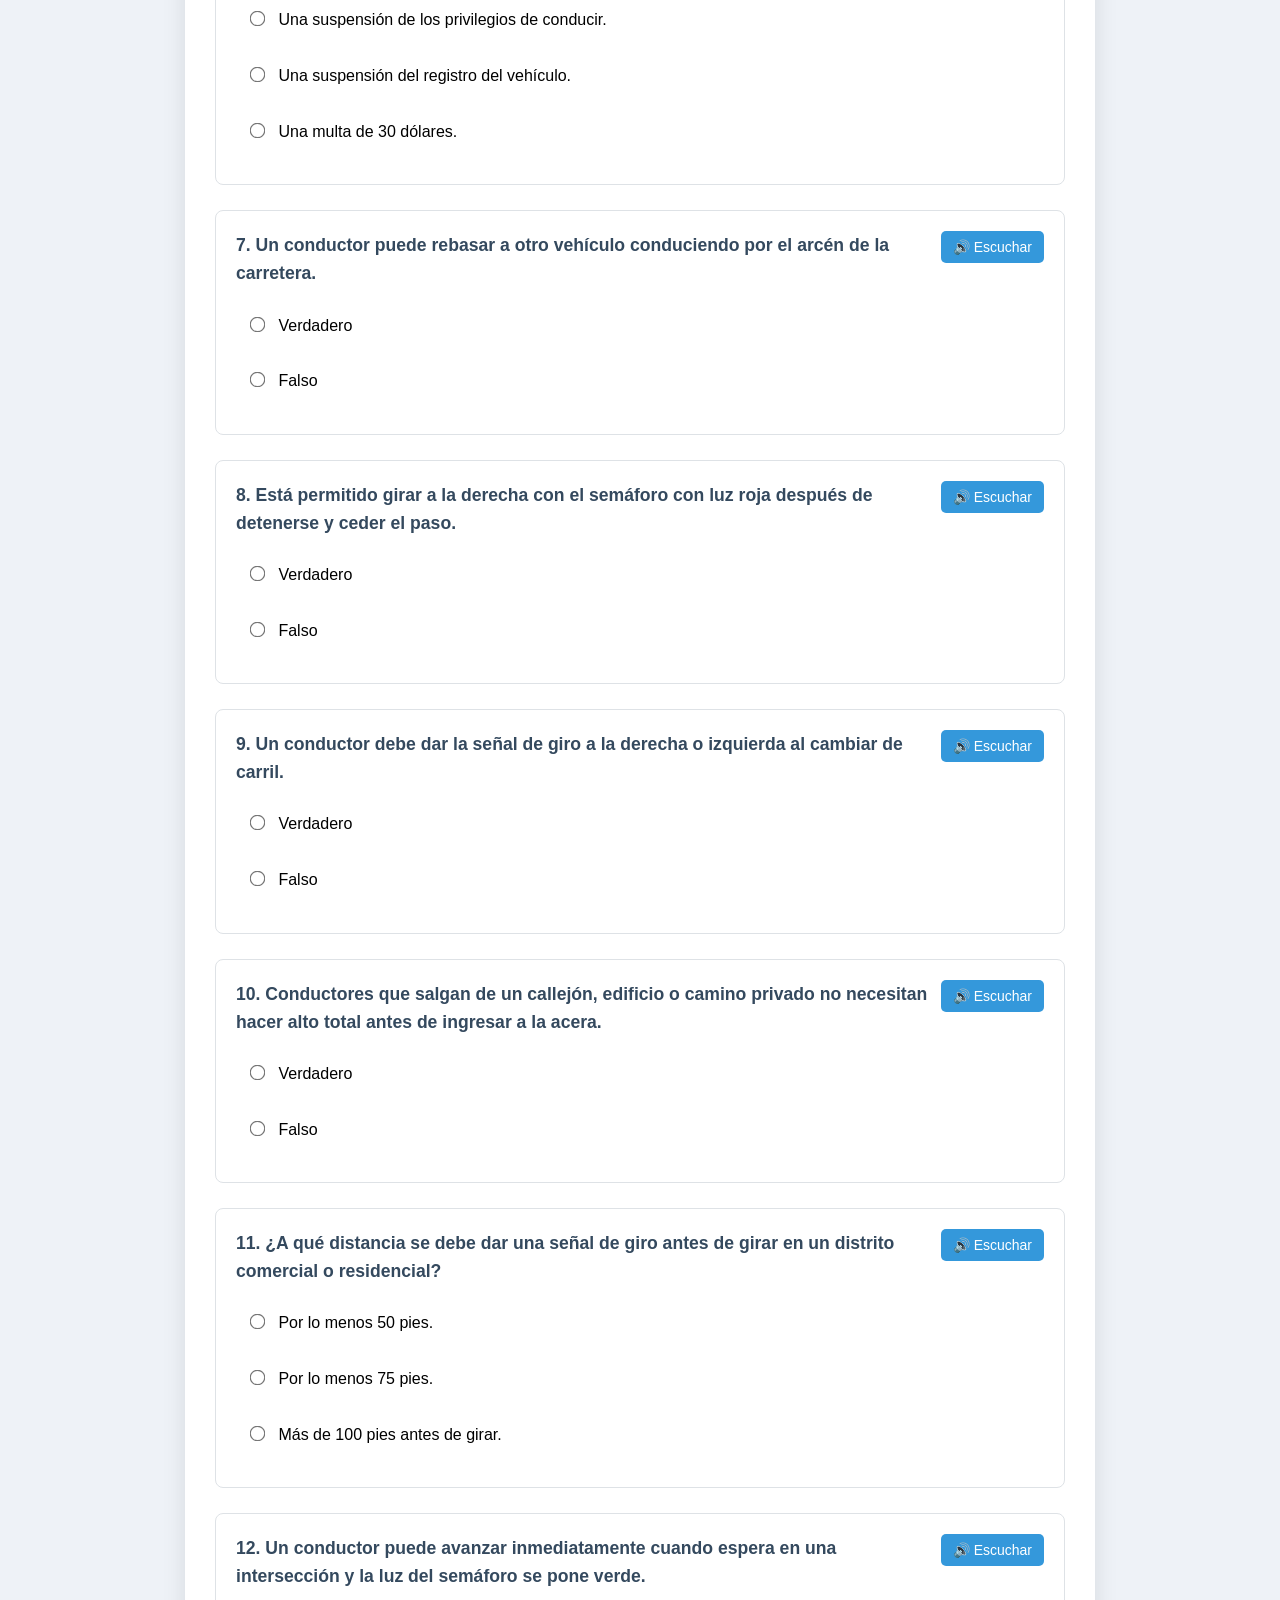
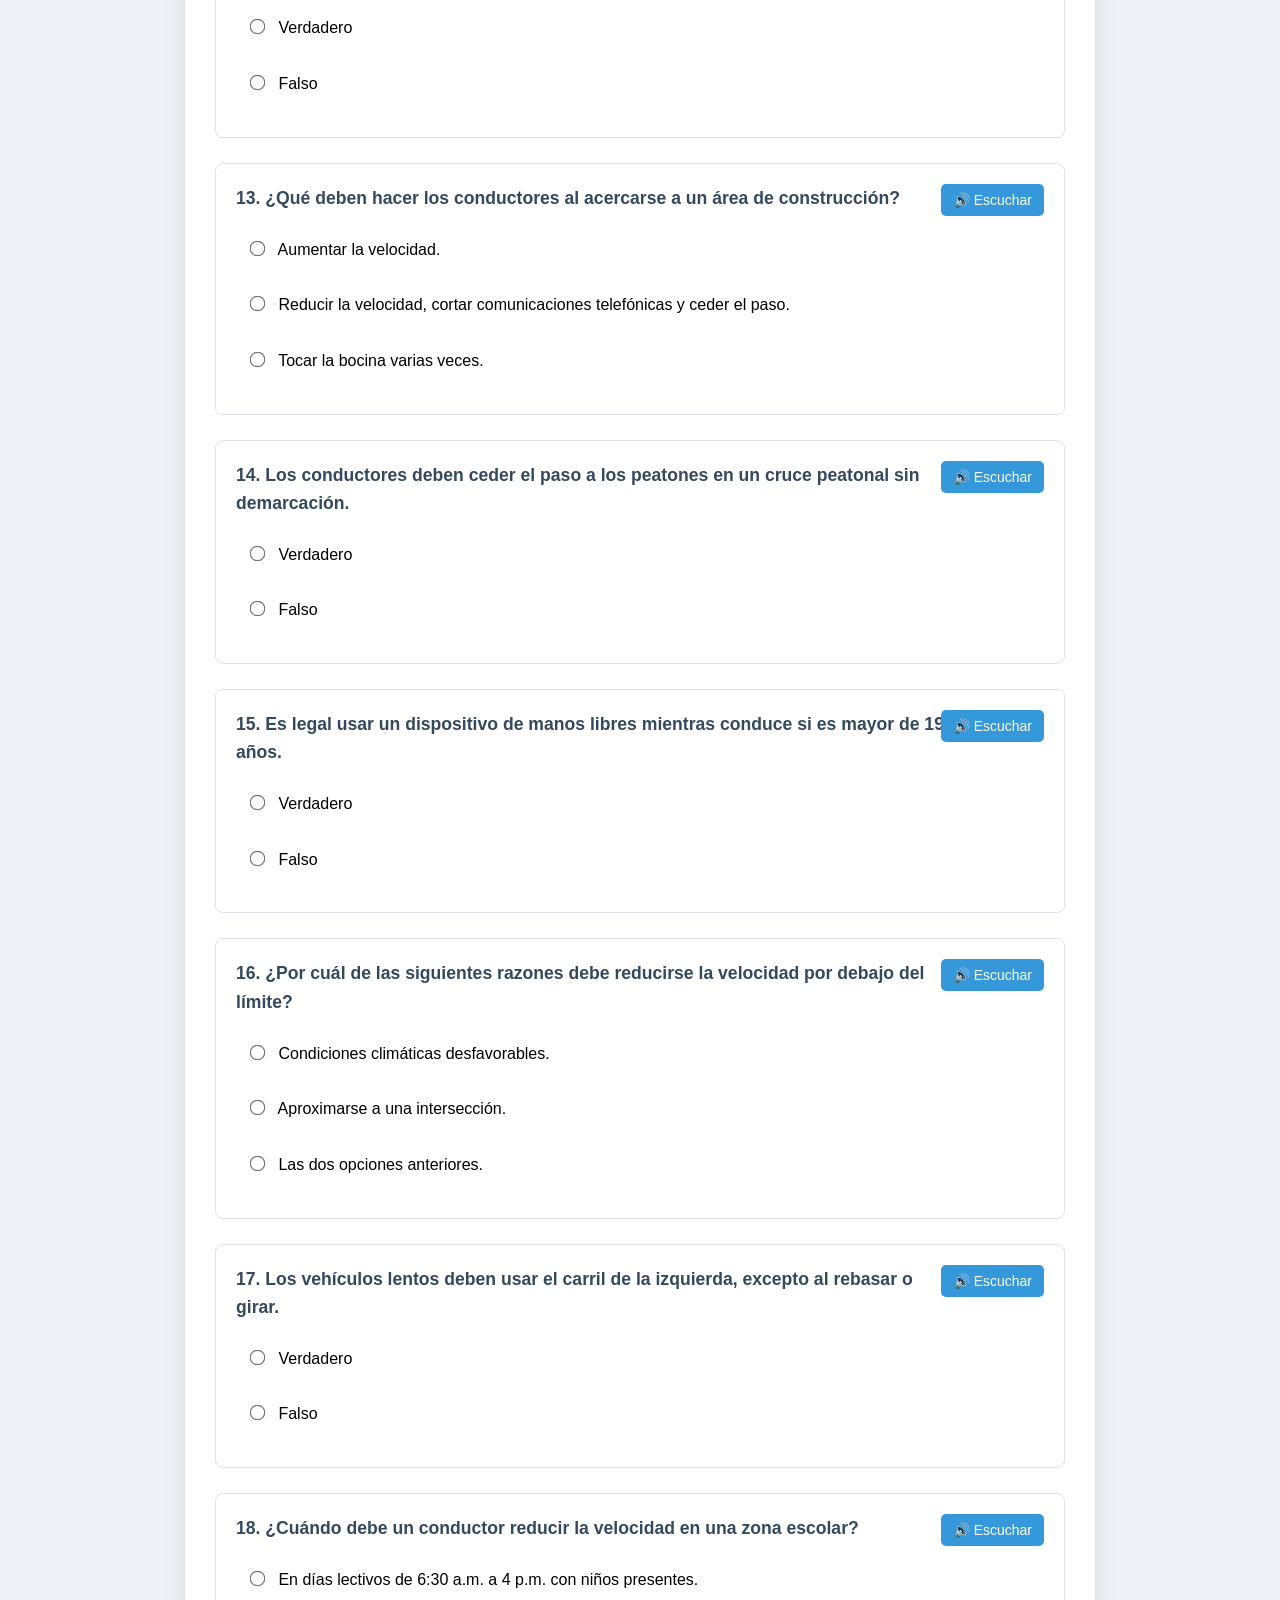
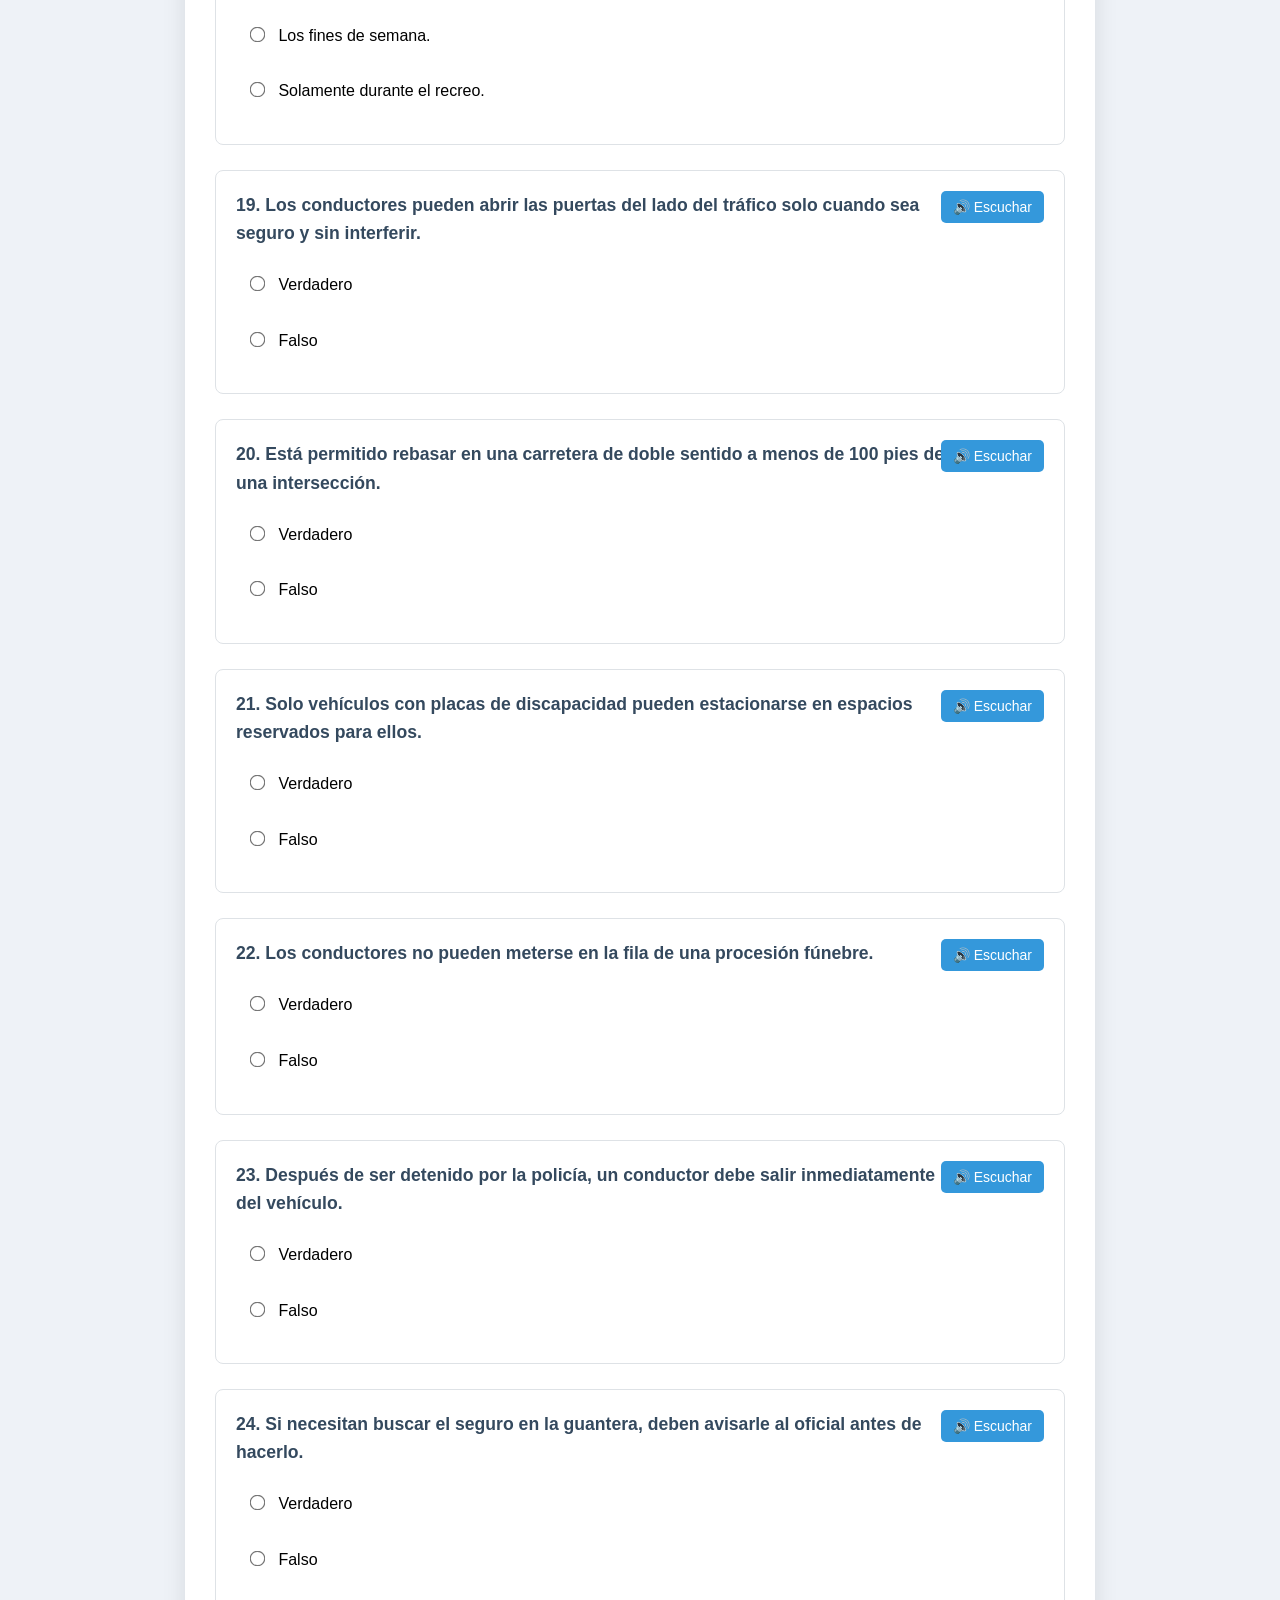
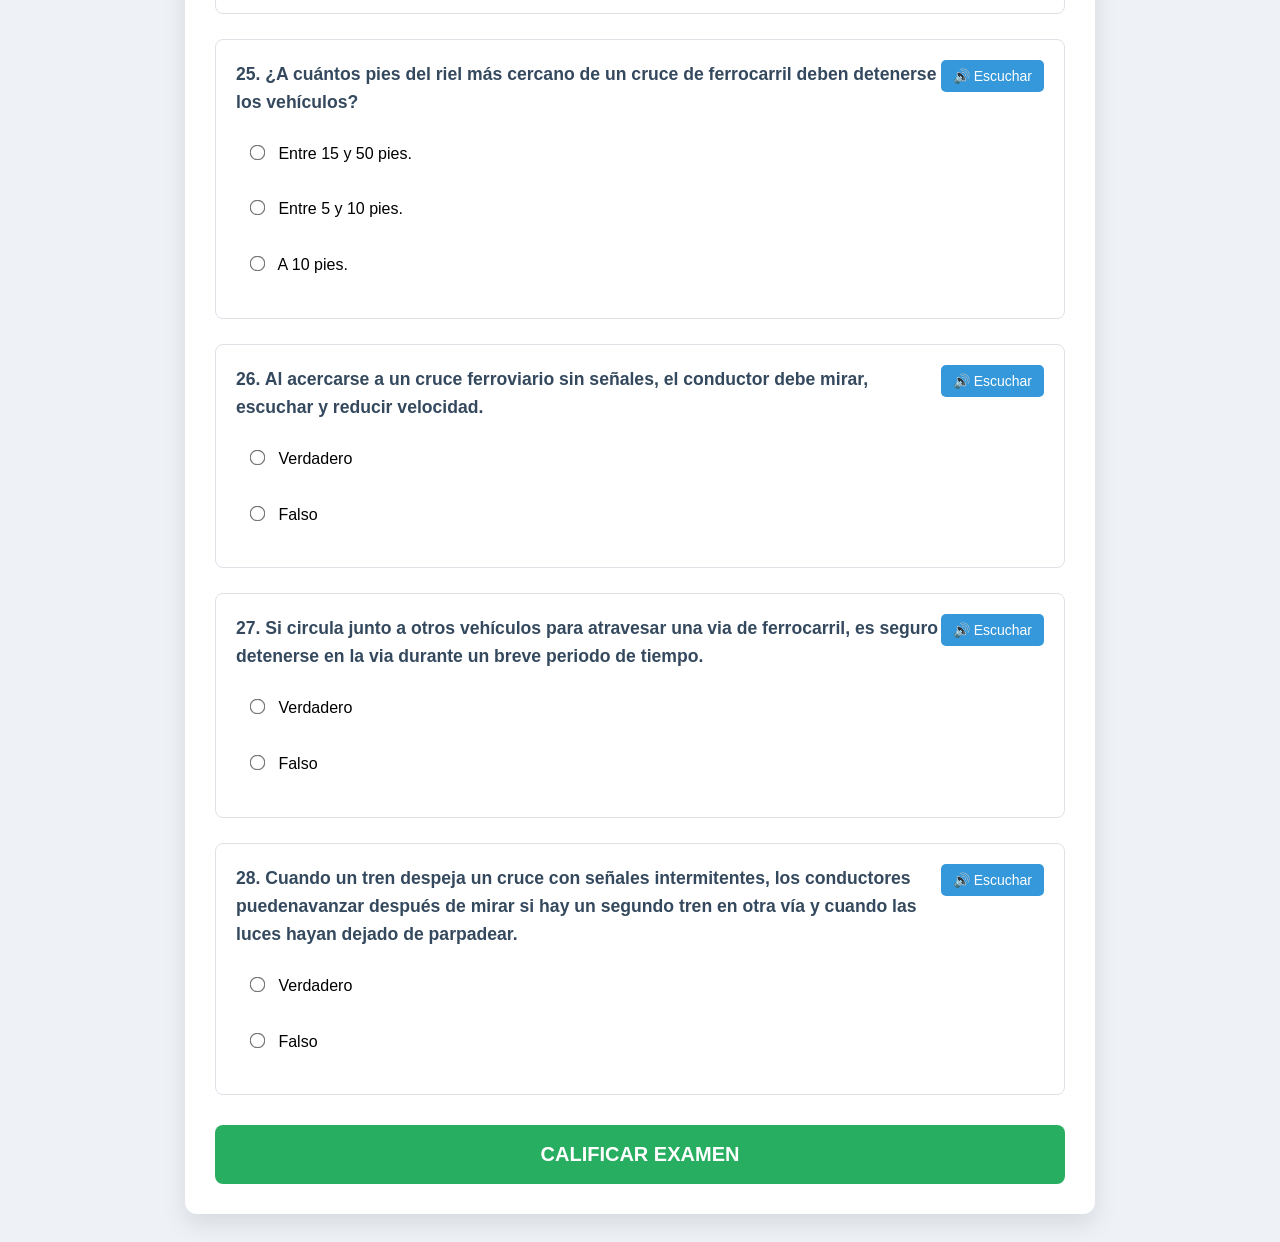
<file: Leyes de transito.html>
<!DOCTYPE html>
<html lang="es">
<head>
    <meta charset="UTF-8">
    <title>Examen Illinois con Audio - Leyes de transito</title>
    <style>
        body { font-family: 'Segoe UI', Tahoma, Geneva, Verdana, sans-serif; background-color: #eef2f7; padding: 20px; line-height: 1.6; }
        .container { max-width: 850px; margin: auto; background: white; padding: 30px; border-radius: 12px; box-shadow: 0 10px 25px rgba(0,0,0,0.1); }
        h1 { text-align: center; color: #2c3e50; margin-bottom: 5px; }
        .instrucciones { text-align: center; color: #7f8c8d; margin-bottom: 30px; }
        .pregunta-bloque { margin-bottom: 25px; padding: 20px; border-radius: 8px; border: 1px solid #dee2e6; background: #fff; position: relative; }
        .pregunta-texto { font-weight: bold; font-size: 1.1em; display: block; margin-bottom: 15px; color: #34495e; padding-right: 100px; }
        .btn-audio { position: absolute; top: 20px; right: 20px; background: #3498db; color: white; border: none; padding: 8px 12px; border-radius: 5px; cursor: pointer; font-size: 14px; }
        .btn-audio:hover { background: #2980b9; }
        .opciones label { display: block; margin-bottom: 10px; cursor: pointer; padding: 10px; border-radius: 5px; transition: background 0.2s; }
        .opciones label:hover { background: #f8f9fa; }
        .opciones input { margin-right: 10px; transform: scale(1.2); }
        .btn-calificar { display: block; width: 100%; padding: 18px; background-color: #27ae60; color: white; border: none; border-radius: 8px; font-size: 20px; font-weight: bold; cursor: pointer; margin-top: 30px; transition: 0.3s; }
        .btn-calificar:hover { background-color: #219150; box-shadow: 0 5px 15px rgba(39,174,96,0.3); }
        #resultado { margin-top: 25px; padding: 20px; border-radius: 8px; display: none; text-align: center; font-size: 24px; font-weight: bold; background: #34495e; color: white; }
        .feedback { margin-top: 10px; padding: 8px; border-radius: 4px; font-weight: bold; }
        .correcta { color: #27ae60; background: #e8f5e9; }
        .incorrecta { color: #e74c3c; background: #ffebee; }
    </style>
</head>
<body>

<div class="container">
    <h1>Leyes de transito</h1>
    <p class="instrucciones">Presiona el botón azul "🔊 Escuchar" para oír la pregunta y sus opciones.</p>
    
    <form id="examenForm">
        <div id="preguntas-contenedor"></div>
        <button type="button" class="btn-calificar" onclick="calificar()">CALIFICAR EXAMEN</button>
    </form>
    
    <div id="resultado"></div>
</div>

<script>
const bancoPreguntas = [
    { q: "1. Al rebasar a otro vehículo, un conductor debe esperar hasta que todo el automóvil esté visible en el espejo retrovisor antes de volver al carril de la derecha.", options: ["Verdadero", "Falso"], a: 0 },
    { q: "2. Después de hacer una parada adecuada, está permitido que los conductores giren a la izquierda en un semáforo en rojo de una calle de un solo sentido hacia otra calle de un solo sentido hacia la izquierda.", options: ["Verdadero", "Falso"], a: 0 },
    { q: "3. ¿Cómo debe avanzar un conductor si dentro de una intersección espera para girar a la izquierda y el semáforo se pone rojo?", options: ["Esperar en la intersección hasta que la luz cambie a verde.", "Ceder el paso al tránsito y luego complete el giro.", "Asegurarse que está despejado, y luego retroceder."], a: 1 },
    { q: "4. En una carretera de dos carriles, los conductores deben detenerse al acercarse a un autobús escolar con luces rojas intermitentes y brazo de señal de alto extendido.", options: ["Verdadero", "Falso"], a: 0 },
    { q: "5. Cuando un vehículo autorizado que usa sirenas y luces se acerca, el conductor debe acercarse al borde derecho de la carretera y ceder el paso.", options: ["Verdadero", "Falso"], a: 0 },
    { q: "6. ¿Cuál es la sanción por rebasar ilegalmente un autobús escolar detenido?", options: ["Una suspensión de los privilegios de conducir.", "Una suspensión del registro del vehículo.", "Una multa de 30 dólares."], a: 0 },
    { q: "7. Un conductor puede rebasar a otro vehículo conduciendo por el arcén de la carretera.", options: ["Verdadero", "Falso"], a: 1 },
    { q: "8. Está permitido girar a la derecha con el semáforo con luz roja después de detenerse y ceder el paso.", options: ["Verdadero", "Falso"], a: 0 },
    { q: "9. Un conductor debe dar la señal de giro a la derecha o izquierda al cambiar de carril.", options: ["Verdadero", "Falso"], a: 0 },
    { q: "10. Conductores que salgan de un callejón, edificio o camino privado no necesitan hacer alto total antes de ingresar a la acera.", options: ["Verdadero", "Falso"], a: 1 },
    { q: "11. ¿A qué distancia se debe dar una señal de giro antes de girar en un distrito comercial o residencial?", options: ["Por lo menos 50 pies.", "Por lo menos 75 pies.", "Más de 100 pies antes de girar."], a: 2 },
    { q: "12. Un conductor puede avanzar inmediatamente cuando espera en una intersección y la luz del semáforo se pone verde.", options: ["Verdadero", "Falso"], a: 1 },
    { q: "13. ¿Qué deben hacer los conductores al acercarse a un área de construcción?", options: ["Aumentar la velocidad.", "Reducir la velocidad, cortar comunicaciones telefónicas y ceder el paso.", "Tocar la bocina varias veces."], a: 1 },
    { q: "14. Los conductores deben ceder el paso a los peatones en un cruce peatonal sin demarcación.", options: ["Verdadero", "Falso"], a: 0 },
    { q: "15. Es legal usar un dispositivo de manos libres mientras conduce si es mayor de 19 años.", options: ["Verdadero", "Falso"], a: 0 },
    { q: "16. ¿Por cuál de las siguientes razones debe reducirse la velocidad por debajo del límite?", options: ["Condiciones climáticas desfavorables.", "Aproximarse a una intersección.", "Las dos opciones anteriores."], a: 2 },
    { q: "17. Los vehículos lentos deben usar el carril de la izquierda, excepto al rebasar o girar.", options: ["Verdadero", "Falso"], a: 1 },
    { q: "18. ¿Cuándo debe un conductor reducir la velocidad en una zona escolar?", options: ["En días lectivos de 6:30 a.m. a 4 p.m. con niños presentes.", "Los fines de semana.", "Solamente durante el recreo."], a: 0 },
    { q: "19. Los conductores pueden abrir las puertas del lado del tráfico solo cuando sea seguro y sin interferir.", options: ["Verdadero", "Falso"], a: 0 },
    { q: "20. Está permitido rebasar en una carretera de doble sentido a menos de 100 pies de una intersección.", options: ["Verdadero", "Falso"], a: 1 },
    { q: "21. Solo vehículos con placas de discapacidad pueden estacionarse en espacios reservados para ellos.", options: ["Verdadero", "Falso"], a: 0 },
    { q: "22. Los conductores no pueden meterse en la fila de una procesión fúnebre.", options: ["Verdadero", "Falso"], a: 0 },
    { q: "23. Después de ser detenido por la policía, un conductor debe salir inmediatamente del vehículo.", options: ["Verdadero", "Falso"], a: 1 },
    { q: "24. Si necesitan buscar el seguro en la guantera, deben avisarle al oficial antes de hacerlo.", options: ["Verdadero", "Falso"], a: 0 },
    { q: "25. ¿A cuántos pies del riel más cercano de un cruce de ferrocarril deben detenerse los vehículos?", options: ["Entre 15 y 50 pies.", "Entre 5 y 10 pies.", "A 10 pies."], a: 0 },
    { q: "26. Al acercarse a un cruce ferroviario sin señales, el conductor debe mirar, escuchar y reducir velocidad.", options: ["Verdadero", "Falso"], a: 0 },
    { q: "27. Si circula junto a otros vehículos para atravesar una via de ferrocarril, es seguro detenerse en la via durante un breve periodo de tiempo.", options: ["Verdadero", "Falso"], a: 1 },
    { q: "28. Cuando un tren despeja un cruce con señales intermitentes, los conductores puedenavanzar después de mirar si hay un segundo tren en otra vía y cuando las luces hayan dejado de parpadear.", options: ["Verdadero", "Falso"], a: 0 },
];

const contenedor = document.getElementById('preguntas-contenedor');

bancoPreguntas.forEach((p, i) => {
    let opcionesTexto = p.options.join(". ");
    let textoCompleto = `${p.q} Opciones: ${opcionesTexto}`;
    
    let html = `
    <div class="pregunta-bloque">
        <button type="button" class="btn-audio" onclick="leer('${textoCompleto.replace(/'/g, "")}')">🔊 Escuchar</button>
        <span class="pregunta-texto">${p.q}</span>
        <div class="opciones">`;
    
    p.options.forEach((opt, index) => {
        html += `<label><input type="radio" name="p${i}" value="${index}"> ${opt}</label>`;
    });
    
    html += `</div><div id="res-p${i}" class="feedback" style="display:none;"></div></div>`;
    contenedor.innerHTML += html;
});

function leer(texto) {
    window.speechSynthesis.cancel(); // Detiene cualquier audio previo
    const lectura = new SpeechSynthesisUtterance(texto);
    lectura.lang = 'es-US';
    lectura.rate = 0.9; // Velocidad un poco más lenta para claridad
    window.speechSynthesis.speak(lectura);
}

function calificar() {
    let score = 0;
    bancoPreguntas.forEach((p, i) => {
        const seleccion = document.querySelector(`input[name="p${i}"]:checked`);
        const feedback = document.getElementById(`res-p${i}`);
        feedback.style.display = "block";
        
        if (seleccion && parseInt(seleccion.value) === p.a) {
            score++;
            feedback.innerHTML = "✓ Correcta";
            feedback.className = "feedback correcta";
        } else {
            feedback.innerHTML = "✗ Incorrecta. La respuesta correcta era: " + p.options[p.a];
            feedback.className = "feedback incorrecta";
        }
    });
    
    const resultDiv = document.getElementById('resultado');
    resultDiv.style.display = "block";
    resultDiv.innerHTML = "Puntaje final: " + score + " / " + bancoPreguntas.length;
    window.scrollTo(0, 0);
}
</script>
</body>
</html>
</file>
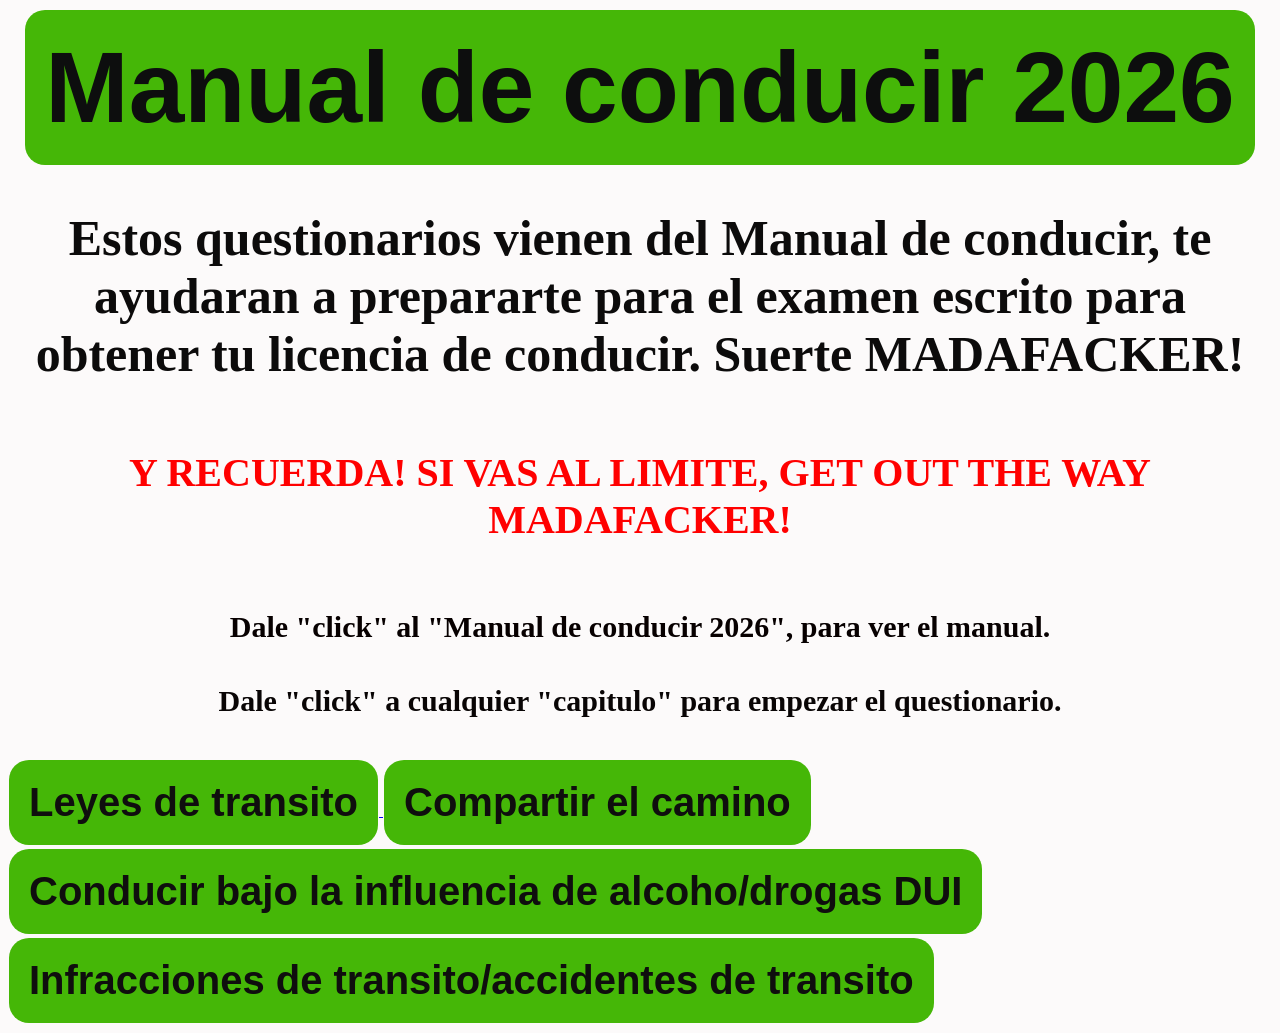
<file: Manual de conducir.html>
<!DOCTYPE html>
<html lang="en">
<meta charset="utf-8">

  <style>
    body{
      background-color: rgb(252, 250, 250);
    }

    header{
      display: flex;
      justify-content: center;
    }


    .manual-button{
      text-align: center;
      font-size: 100px;
      color: rgb(13, 14, 14);
    }

    .h2-instruccions{
      color: rgb(12, 11, 11);
      text-align: center;
      font-size: 50px;
    }

    h3{
      color: rgb(7, 0, 0);
      text-align: center;
      font-size: 30px;
    }

    h4{
      color: rgb(9, 5, 5);
      text-align: center;
      font-size: 30px;
    }

    h5{
      color: red;
      text-align: center;
      font-size: 40px;}

    button{
      background-color: rgb(69, 183, 7);
      font-size: 40px;
      padding: 20px;
      font-weight: bold;
      color: rgb(15, 14, 14);
      border: none;
      border-radius: 20px;
      cursor: pointer;
      transition: opacity .15s;
      margin-right: 1px;
      margin-left: 1px;
      margin-top: 2px;
      margin-bottom: 2px;
    }
    button:hover{
      opacity: 0.8;
    }


  </style>

<header>
  <a href="https://www.ilsos.gov/content/dam/publications/pdf_publications/dsd_a113.pdf">
    <button class="manual-button">Manual de conducir 2026</button>
  </a>
</button>
</header>

<body>
  <h2 class="h2-instruccions">Estos questionarios vienen del Manual de conducir, te ayudaran a prepararte para el examen escrito para obtener tu licencia de conducir. Suerte MADAFACKER!</h2>
  
  <h5>Y RECUERDA! SI VAS AL LIMITE, GET OUT THE WAY MADAFACKER!</h5>
  
  <h3>Dale "click" al "Manual de conducir 2026", para ver el manual.</h3>
  <h4>Dale "click" a cualquier "capitulo" para empezar el questionario.</h4>

   <a href="https://mvargas2599.github.io/Manual-de-conducir-2026/Leyes%20de%20transito.html">
  <button>Leyes de transito</button> 
  </a>

  <a href="https://mvargas2599.github.io/Manual-de-conducir-2026/Compartir%20el%20camino.html">
  <button>Compartir el camino</button>
  </a>

  <a href="https://mvargas2599.github.io/Manual-de-conducir-2026/Conducir%20bajo%20la%20influencia.html">
    <button>Conducir bajo la influencia de alcoho/drogas DUI</button>
  </a>

  <a href="https://mvargas2599.github.io/Manual-de-conducir-2026/Accidentes%20de%20transito.html">
    <button>Infracciones de transito/accidentes de transito</button>
  </a>
</body>
</html>
</file>
<file: index.css>
body{
      display: flex;
      flex-direction: column;
      align-items: center;
      background-color: rgb(106, 110, 106, 0.902);
    }

header{
      display: flex;
      justify-content: center;
    }

#manual-link img{
      width: 250px;
    }

button{
      background-color: rgb(35, 90, 200);
      font-size: 40px;
      padding: 20px;
      font-weight: bold;
      color: rgb(15, 14, 14);
      border: none;
      border-radius: 20px;
      cursor: pointer;
      transition: opacity .15s;
      margin-right: 1px;
      margin-left: 1px;
      margin-top: 2px;
      margin-bottom: 2px;

    }
button:hover{
      opacity: 0.8;
    }
</file>
<file: style.css>
body { 
    font-family: 'Segoe UI', Tahoma, Geneva, Verdana, sans-serif; 
    background-color: #eef2f7; 
    padding: 20px; 
    line-height: 1.6;

}
.container {
    max-width: 850px; 
    margin: auto; 
    background: white; 
    padding: 30px; 
    border-radius: 12px; 
    box-shadow: 0 10px 25px rgba(0,0,0,0.1); 
}

h1 { 
  text-align: center; 
  color: #2c3e50; 
  margin-bottom: 5px; 
}

.instrucciones { 
  text-align: center; 
  color: #7f8c8d; 
  margin-bottom: 30px;
}

.pregunta-bloque {
  margin-bottom: 25px; 
  padding: 20px; 
  border-radius: 8px; 
  border: 1px solid #dee2e6; 
  background: #fff; 
  position: relative; 
}

.pregunta-texto {
  font-weight: bold; 
  font-size: 1.1em; 
  display: block; 
  margin-bottom: 15px; 
  color: #34495e; 
  padding-right: 100px; 
}

.btn-audio { 
  position: absolute; 
  top: 20px; 
  right: 20px; 
  background: #3498db; 
  color: white; 
  border: none; 
  padding: 8px 12px; 
  border-radius: 5px; 
  cursor: pointer; 
  font-size: 14px; 
}

.btn-audio:hover {
  background: #2980b9; 
}

.opciones label {
  display: block; 
  margin-bottom: 10px; 
  cursor: pointer; 
  padding: 10px; 
  border-radius: 5px; 
  transition: 0.2s; 
}
        
.opciones label:hover { 
  background: #f8f9fa; 
}

.opciones input { 
  margin-right: 10px; 
  transform: scale(1.2); 
}

.btn-calificar { 
  display: block; 
  width: 100%; 
  padding: 18px; 
  background-color: #27ae60; 
  color: white; 
  border: none; 
  border-radius: 8px; 
  font-size: 20px; 
  font-weight: bold; 
  cursor: pointer; 
  margin-top: 30px; 
  transition: 0.3s; 
}

.btn-calificar:hover { 
  background-color: #219150; 
  box-shadow: 0 5px 15px rgba(39,174,96,0.3); 
}

#resultado { 
  margin-top: 25px; 
  padding: 20px; 
  border-radius: 8px; 
  display: none; 
  text-align: center; 
  font-size: 24px; 
  font-weight: bold; 
  background: #34495e; 
  color: white; 
}

.feedback { 
  margin-top: 10px; 
  padding: 8px; 
  border-radius: 4px; 
  font-weight: bold; 
}

.correcta { 
  color: #27ae60; 
  background: #e8f5e9; 
}

.incorrecta { 
  color: #e74c3c; 
  background: #ffebee; 
}
</file>
